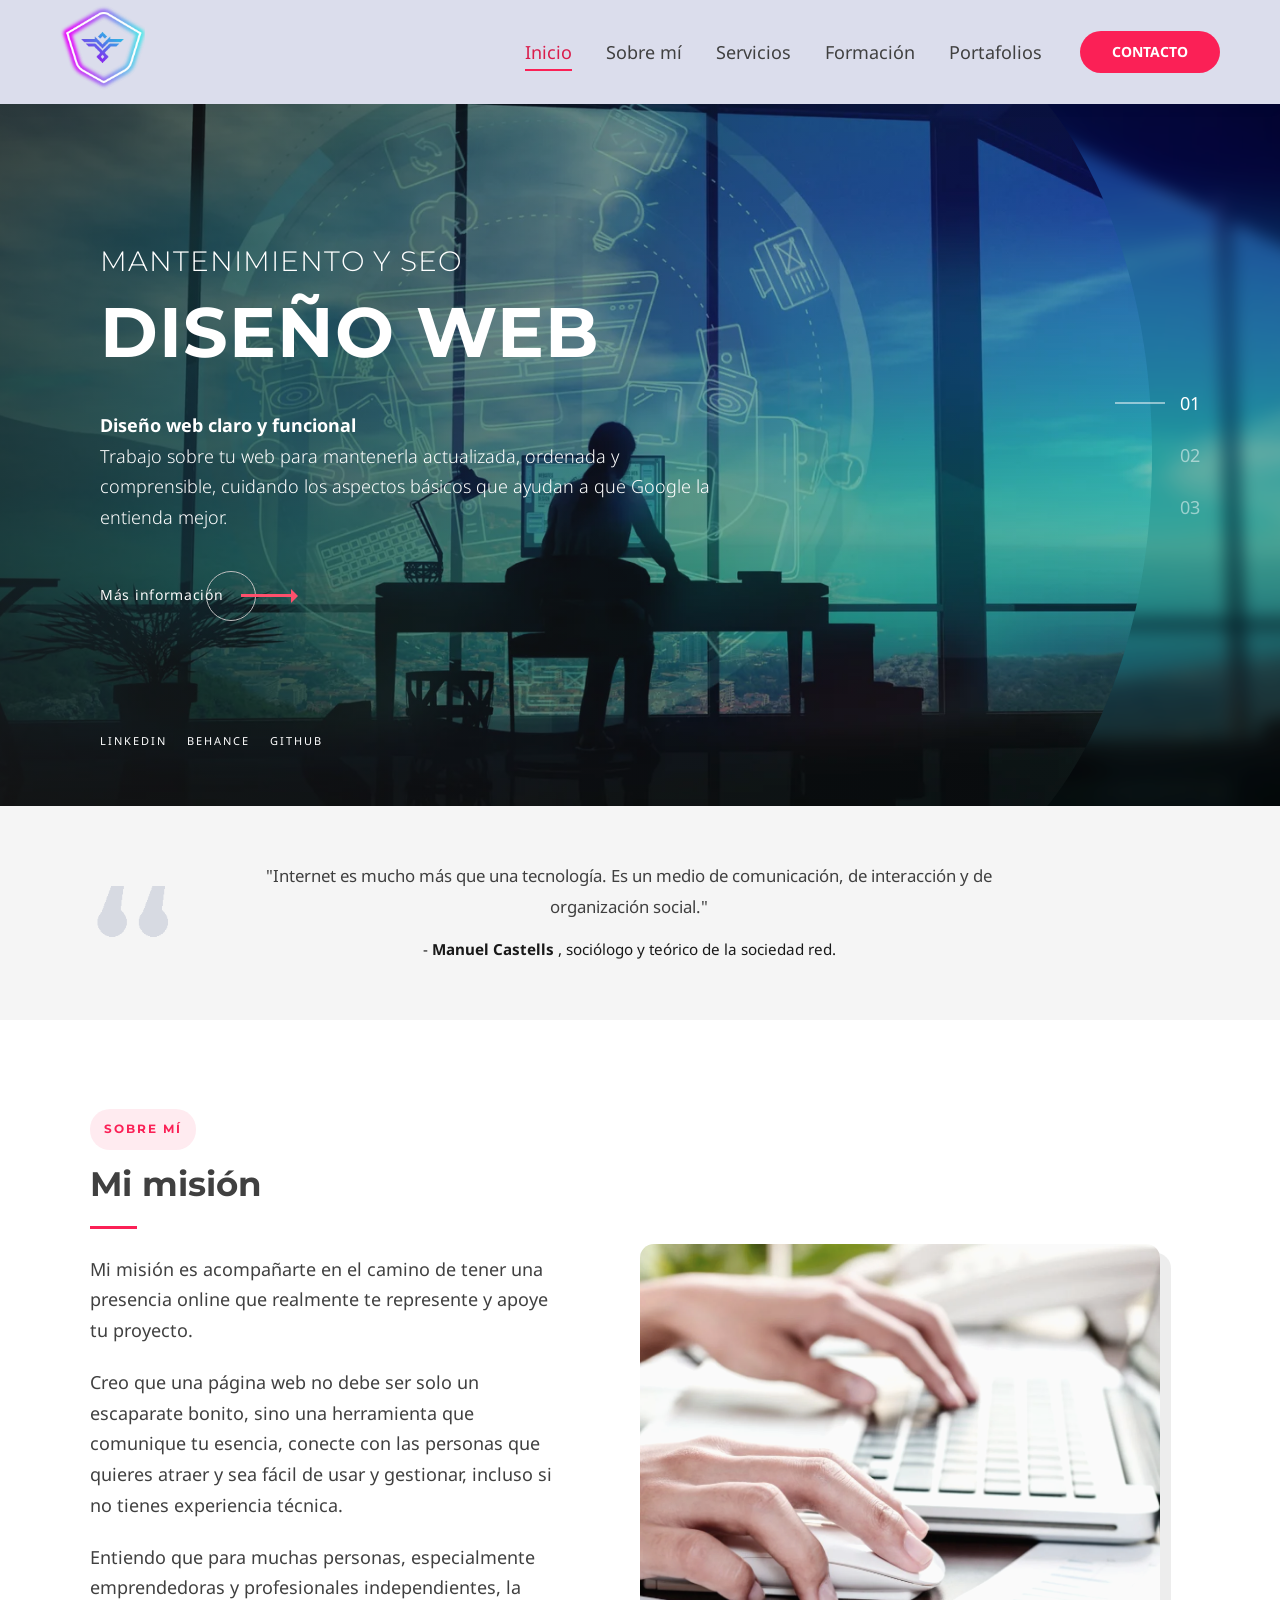
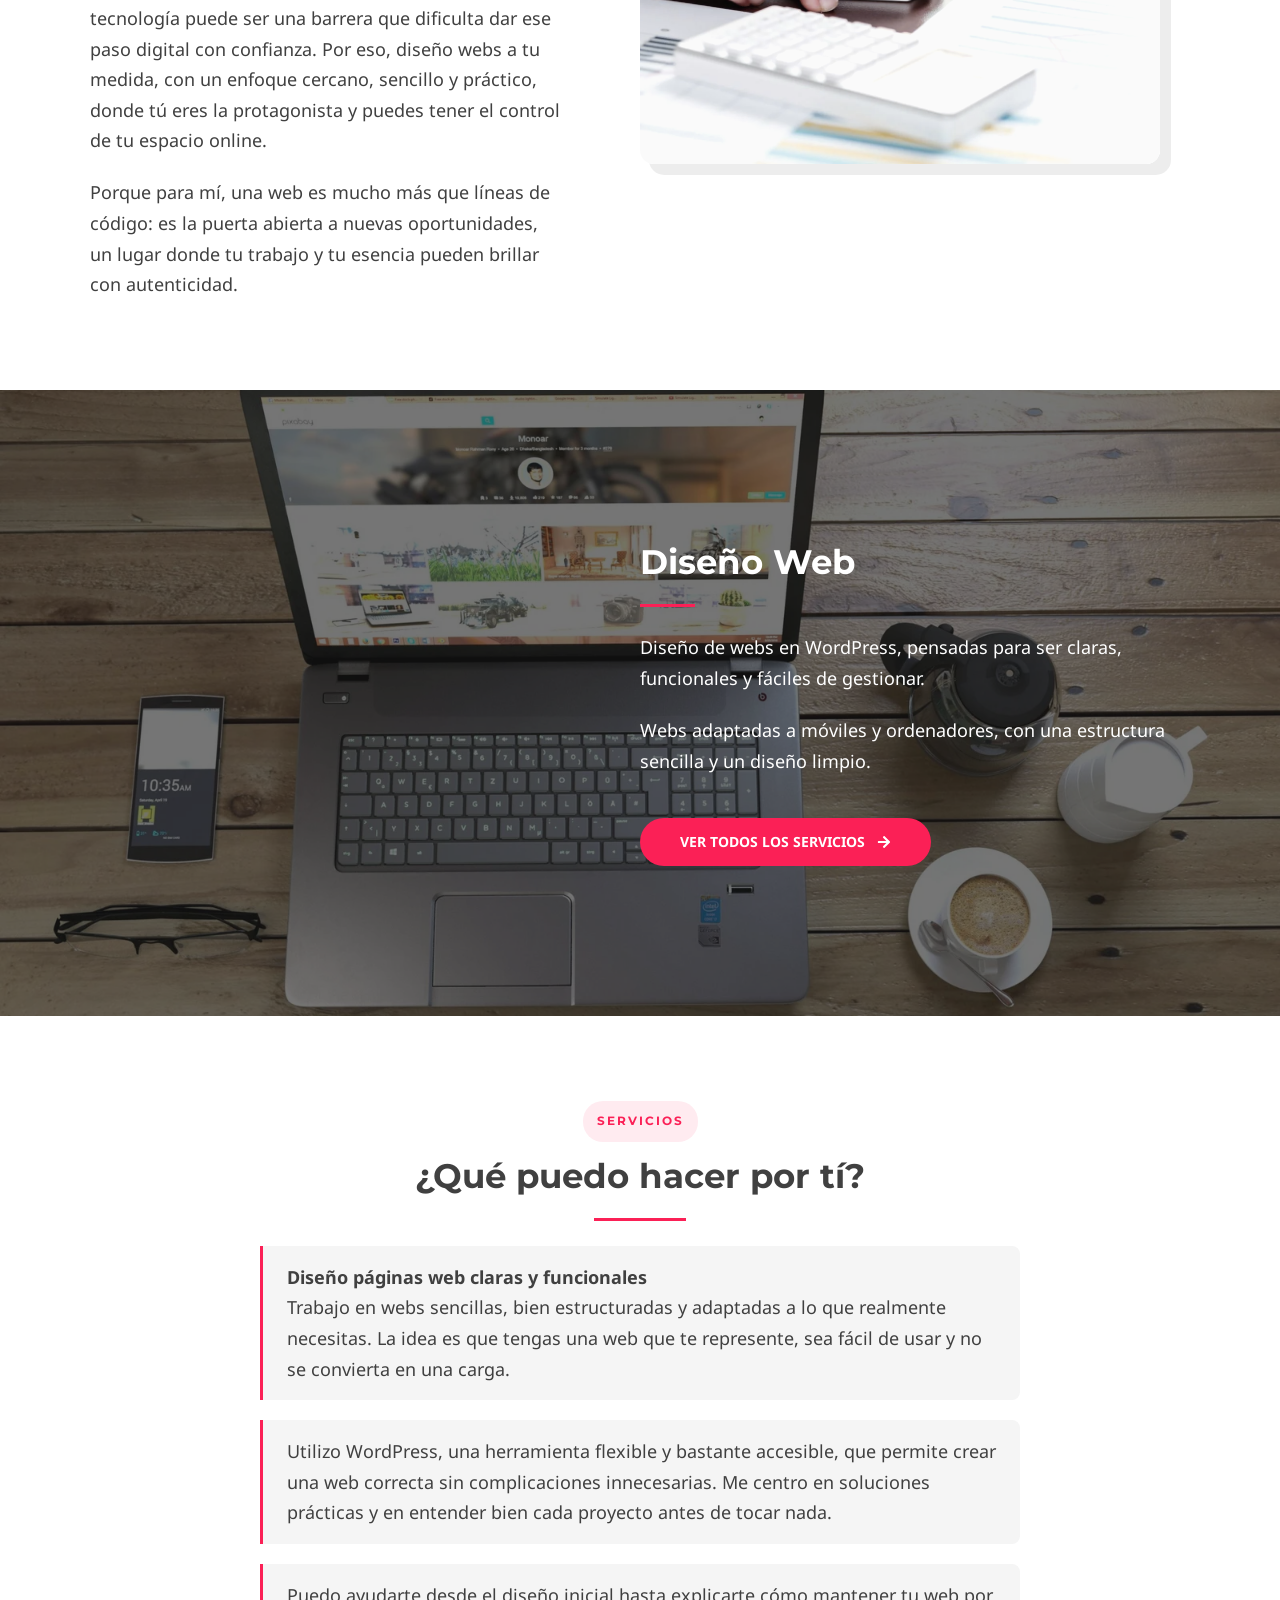
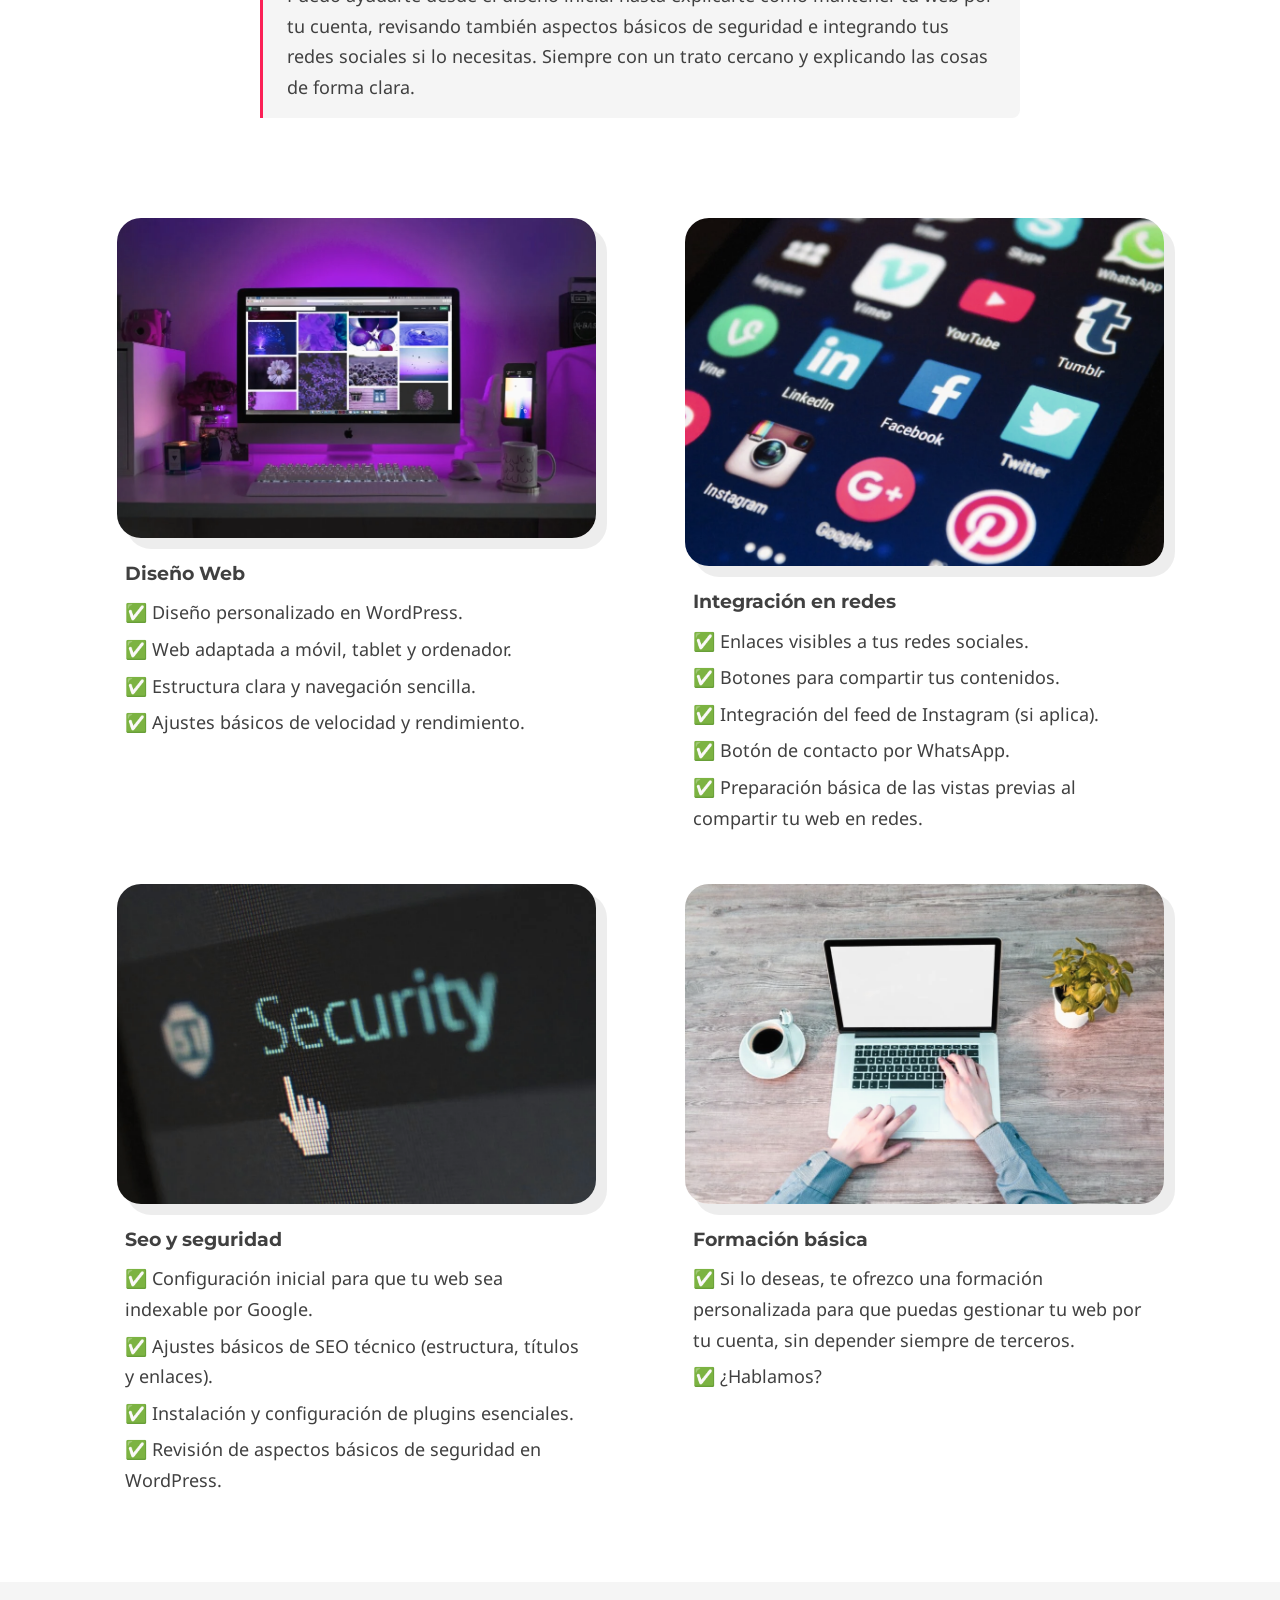
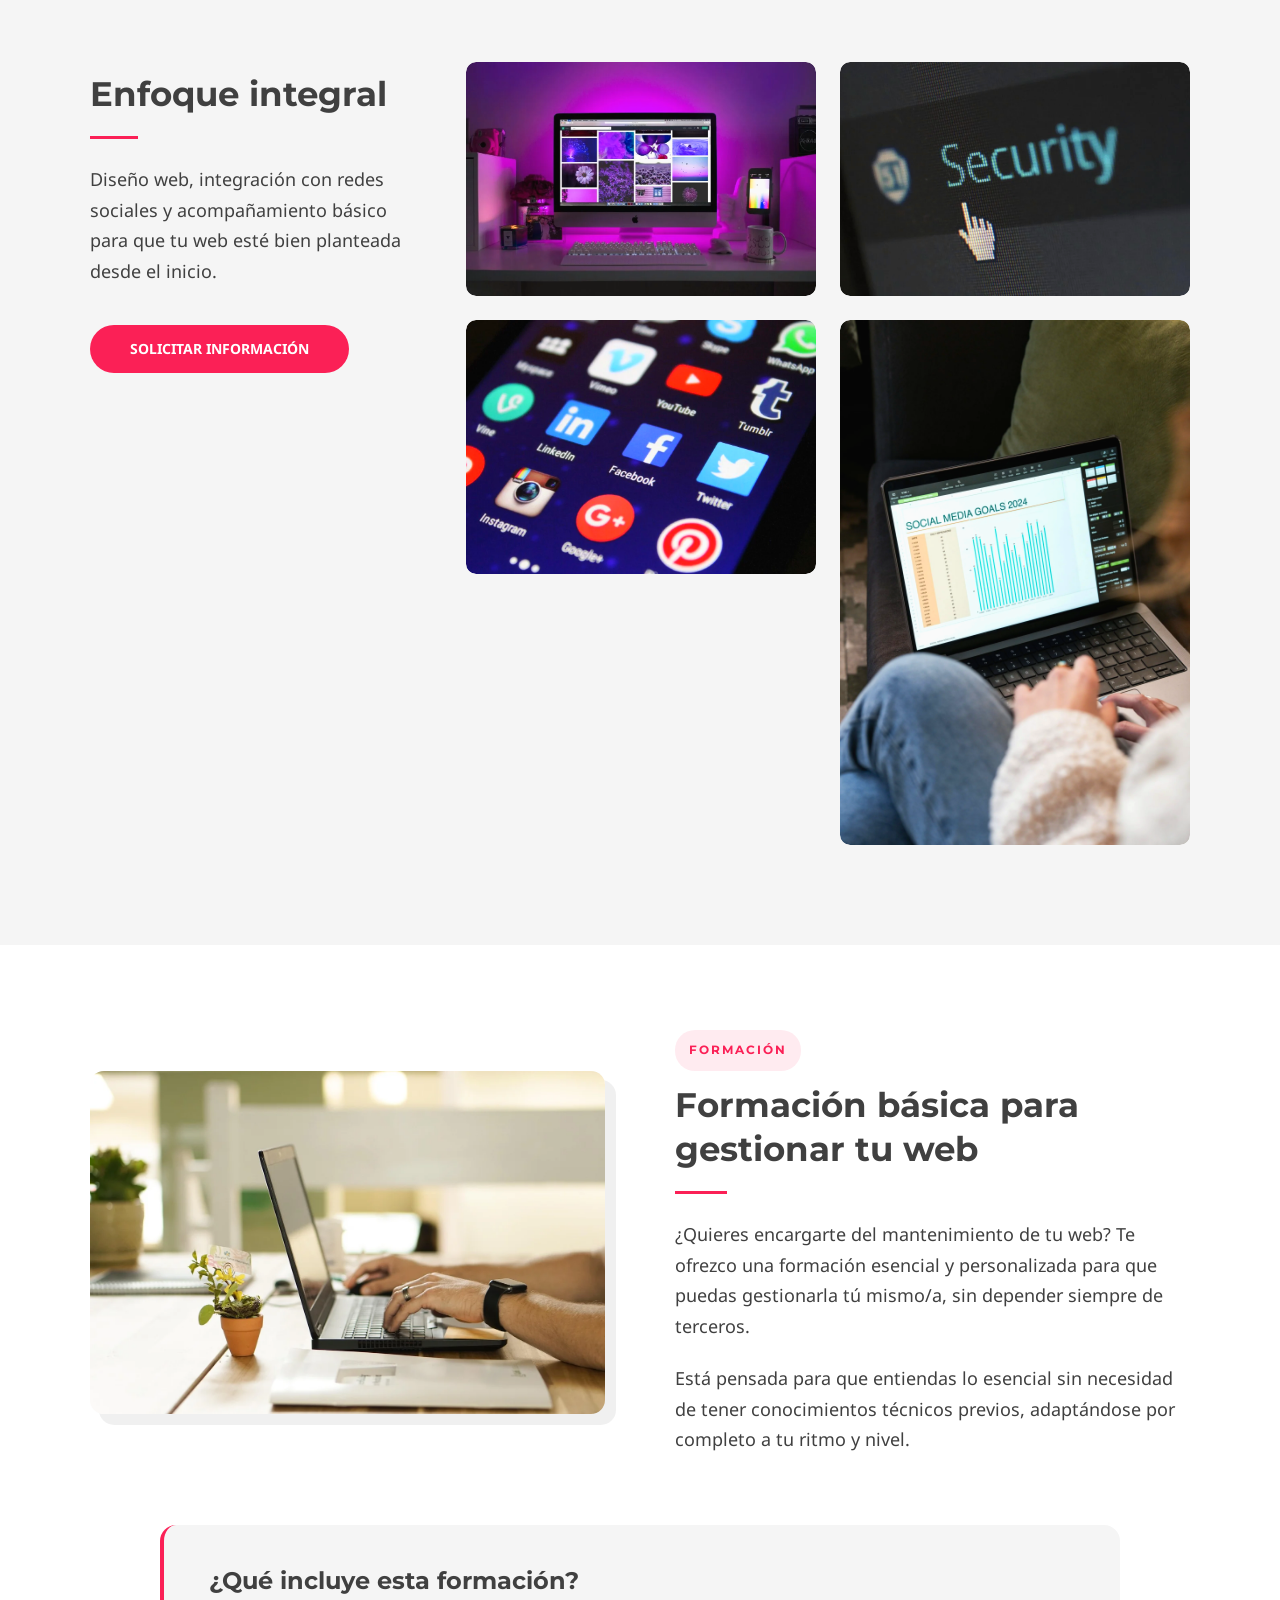
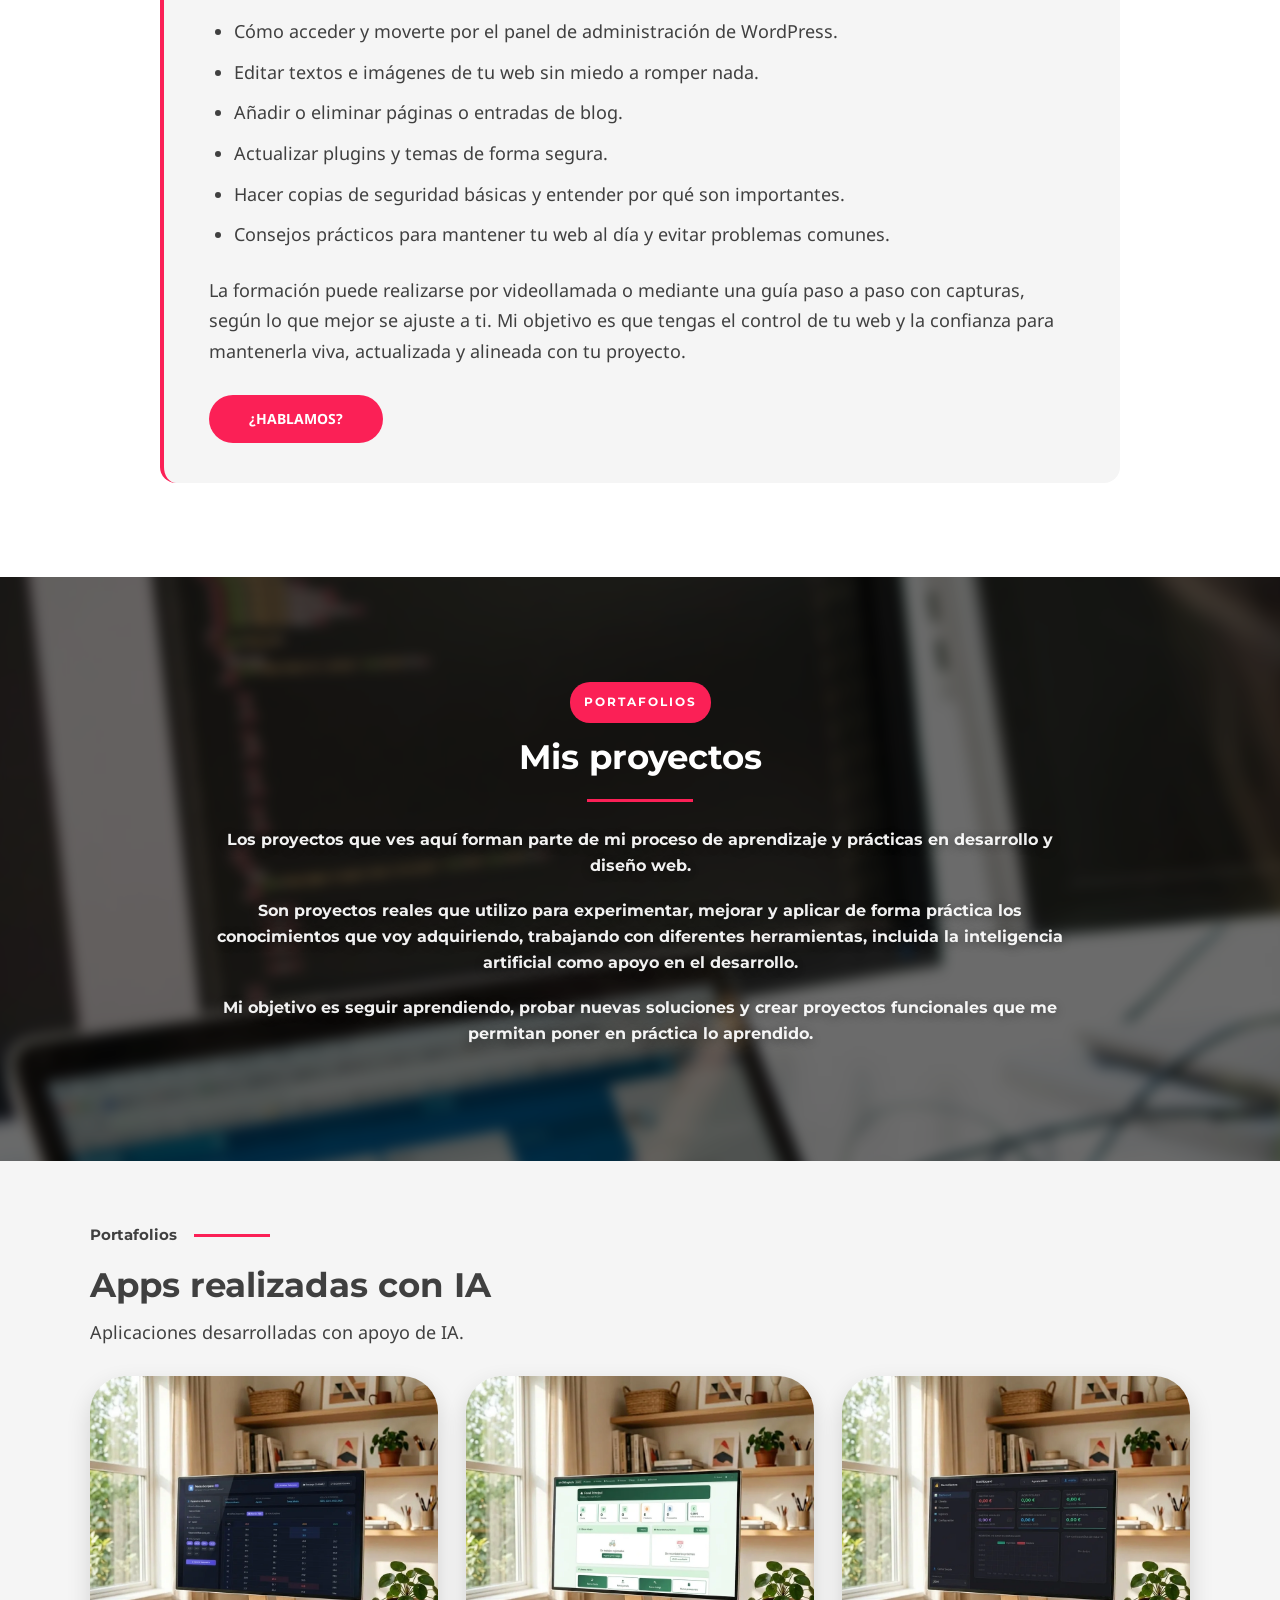
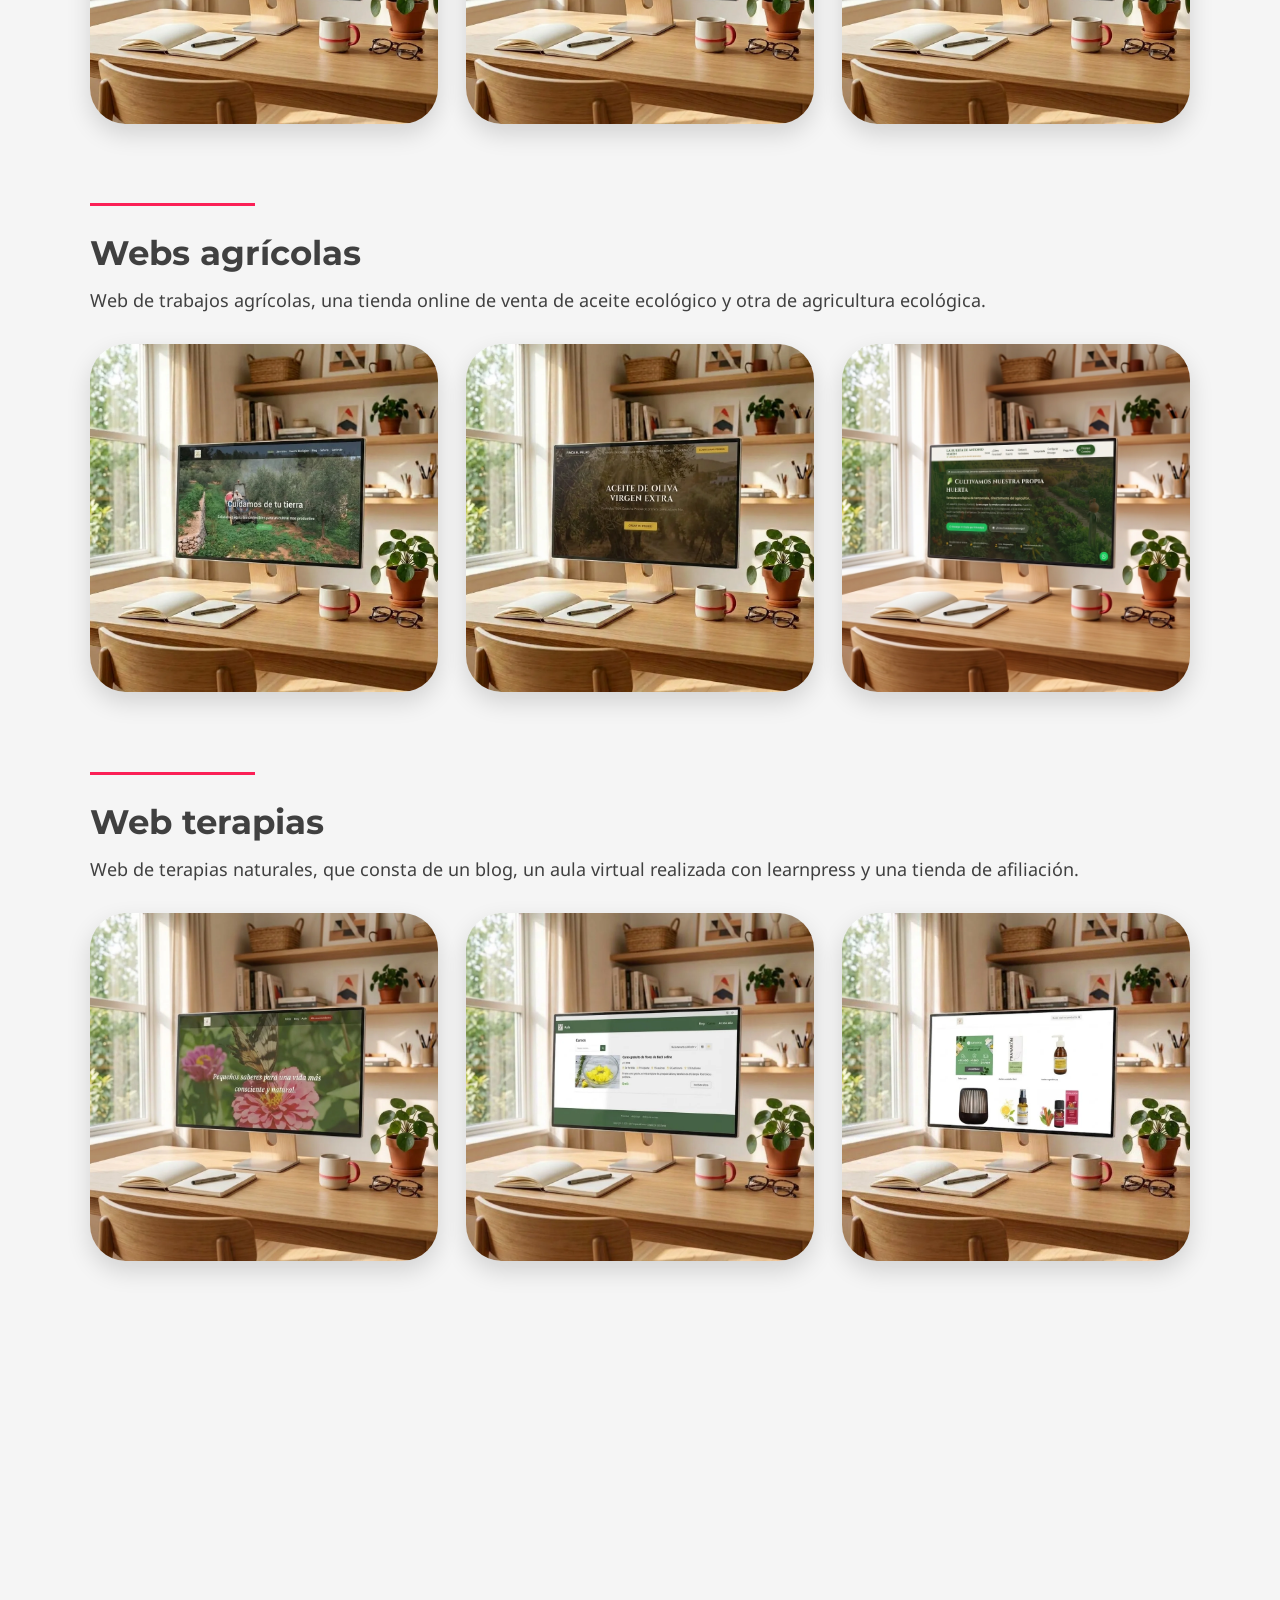
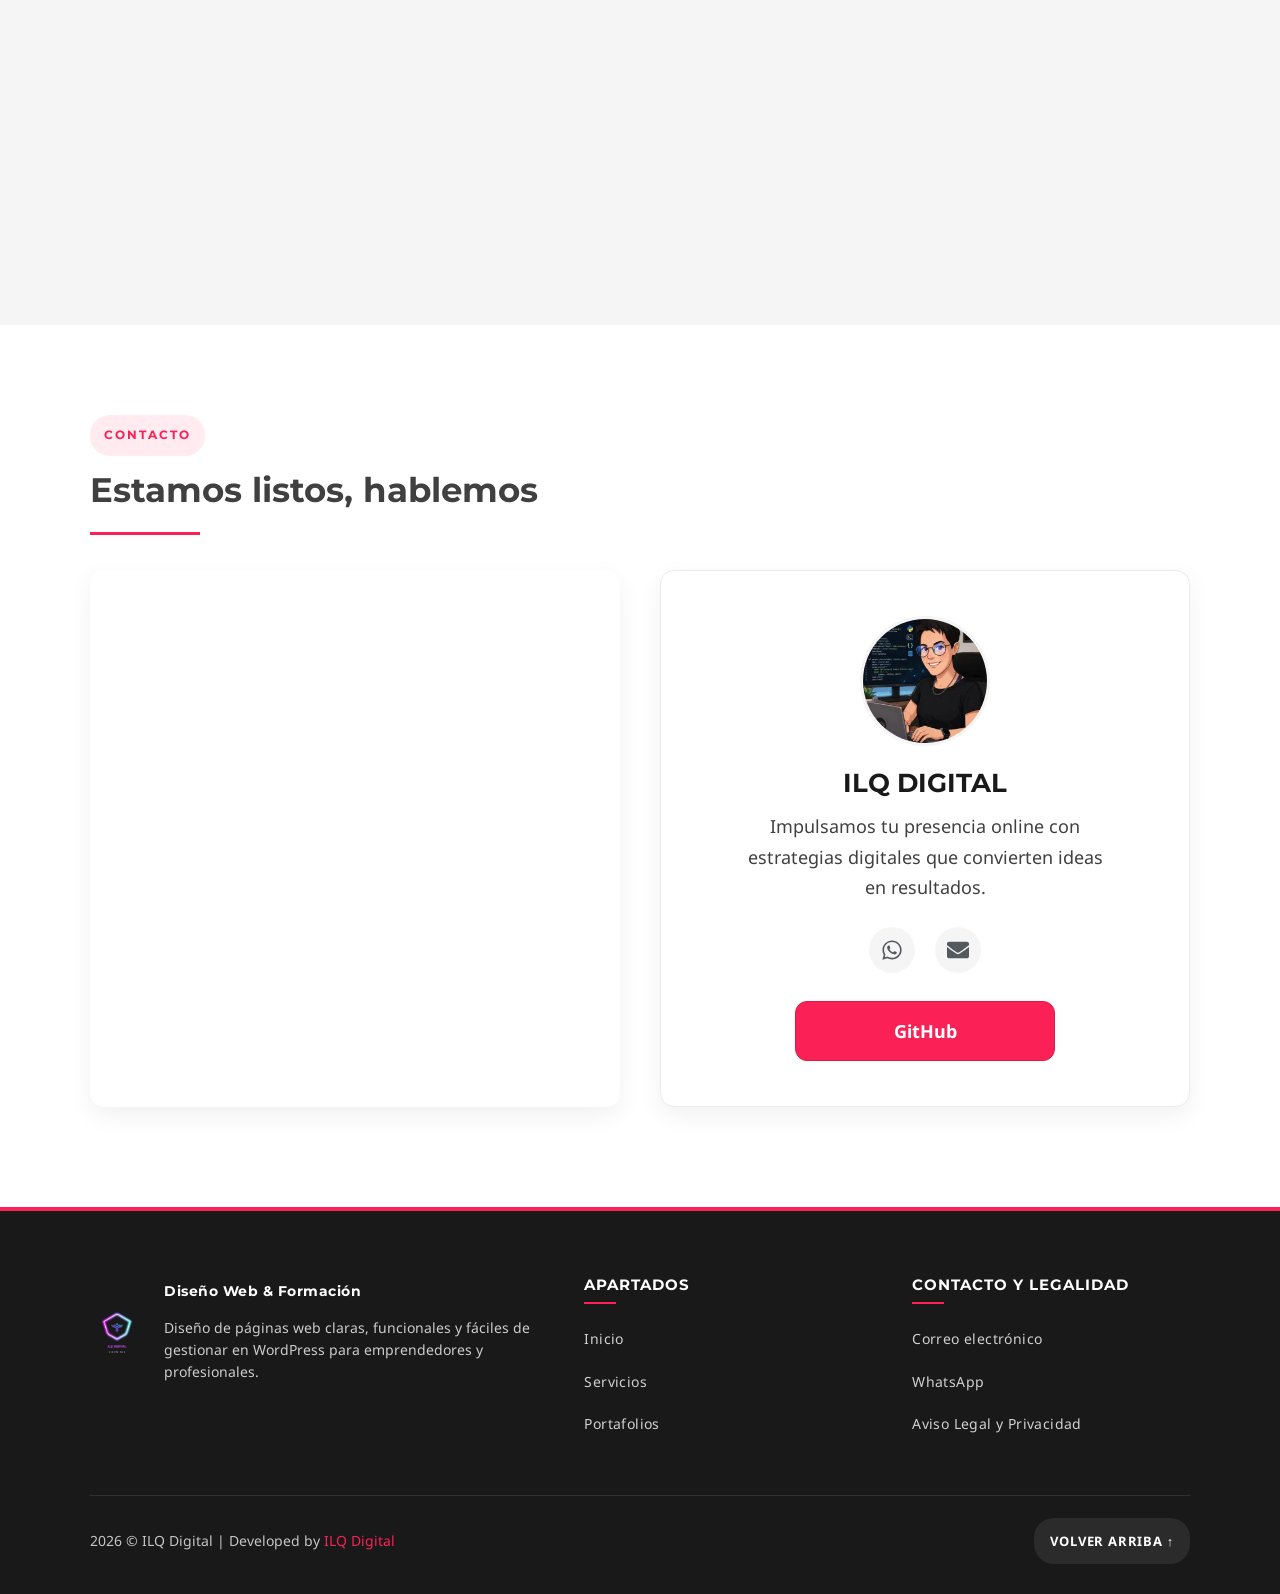
<file: index.html>
<!doctype html>
<html lang="es">
  <head>
    <!-- ====================================================================
       METADATOS Y CONFIGURACIÓN SEO DEL DOCUMENTO (HEAD)
       Define la codificación de caracteres, vista adaptable a móviles,
       título y descripción para posicionamiento en Google (SEO).
       ==================================================================== -->
    <meta charset="UTF-8" />
    <meta name="viewport" content="width=device-width, initial-scale=1.0" />
    <title>ILQ Digital | Diseño Web en WordPress, SEO, Formación y Portafolio</title>
    <meta
      name="description"
      content="ILQ Digital: Diseño de páginas web claras y funcionales en WordPress, mantenimiento, optimización SEO básica, seguridad web, formación personalizada y portafolio de proyectos."
    />

    <!-- Icono de pestaña del navegador (Favicon renombrado para SEO) -->
    <link rel="icon" href="img/favicon-ilq-digital.jpg" sizes="32x32" type="image/jpeg" />

    <!-- Tipografías oficiales de Google Fonts usadas en ilqdigital.es: Montserrat (600, 700) y Noto Sans (300, 400, 700) -->
    <link rel="preconnect" href="https://fonts.googleapis.com" />
    <link rel="preconnect" href="https://fonts.gstatic.com" crossorigin />
    <link href="https://fonts.googleapis.com/css2?family=Montserrat:wght@600;700&family=Noto+Sans:wght@300;400;700&display=swap" rel="stylesheet" />

    <!-- Link para canonical -->
    <link rel="canonical" href="https://ilqdigital.es/" />

    <!-- Hoja de estilos global comentada por apartados -->
    <link rel="stylesheet" href="css/styles.css" />
  </head>
  <body>
    <!-- Enlace de accesibilidad para lectores de pantalla y navegación con teclado -->
    <a class="enlace-saltar-contenido" href="#contenido-principal">Ir al contenido</a>

    <!-- ====================================================================
       CABECERA PRINCIPAL DE LA WEB (HEADER - NAVEGACIÓN ONE-PAGE)
       Contiene el logotipo a la izquierda, el menú de navegación por anclas
       con indicador activo automático al hacer scroll y el botón destacado
       de "Contacto" a la derecha.
       ==================================================================== -->
    <header class="cabecera-sitio" id="masthead">
      <div class="cabecera-contenedor">
        <!-- Subapartado: Logotipo de marca -->
        <div class="cabecera-logo">
          <a href="#inicio" aria-label="ILQ Digital - Ir a Inicio">
            <img
              src="img/logo-icono-ilq-digital-diseno-web.png"
              alt="Logotipo de ILQ Digital Diseño Web y SEO"
              title="ILQ Digital - Diseño Web en WordPress"
              width="100"
              height="100"
            />
          </a>
        </div>

        <!-- Botón Hamburguesa (solo visible en pantallas móviles y tablets) -->
        <button class="boton-menu-movil" id="boton-menu-movil" aria-label="Abrir menú de navegación" aria-expanded="false">
          <svg viewBox="0 0 24 24" aria-hidden="true">
            <path d="M3 6h18v2H3V6zm0 5h18v2H3v-2zm0 5h18v2H3v-2z"></path>
          </svg>
        </button>

        <!-- Subapartado: Menú de Navegación Principal + Botón de Acción -->
        <div class="cabecera-derecha" id="cabecera-navegacion">
          <nav class="menu-navegacion" aria-label="Navegación principal del sitio">
            <ul class="menu-lista">
              <li class="menu-item"><a href="#inicio" class="activo" aria-current="page">Inicio</a></li>
              <li class="menu-item"><a href="#sobre-mi">Sobre mí</a></li>
              <li class="menu-item"><a href="#servicios">Servicios</a></li>
              <li class="menu-item"><a href="#formacion">Formación</a></li>
              <li class="menu-item"><a href="#portafolios">Portafolios</a></li>
            </ul>
          </nav>
          <a href="#contacto" class="boton-principal boton-cabecera">Contacto</a>
        </div>
      </div>
    </header>

    <!-- ====================================================================
       CONTENIDO PRINCIPAL DE LA WEB UNIFICADA (ONE-PAGE MAIN)
       Todos los apartados de la web están integrados en esta única página
       y claramente comentados en castellano bloque por bloque.
       ==================================================================== -->
    <main id="contenido-principal">
      <!-- ==================================================================
         BLOQUE 1: INICIO - HERO SLIDER PRINCIPAL (Efecto Dragon)
         Este apartado es la portada interactiva de la web. Se respeta
         íntegramente el slider original de 3 diapositivas que cambian cada
         7 segundos, con fondo desenfocado, máscara curva lateral y botón
         animado con círculo deslizante.
         ================================================================== -->
      <section id="inicio" class="hero-slider" aria-label="Presentación de servicios destacados">
        <ul class="slider-lista">
          <!-- DIAPOSITIVA 1: Mantenimiento y SEO / Diseño Web -->
          <li class="slider-diapositiva activa">
            <!-- Fondo con efecto blur -->
            <div class="slider-fondo-blur">
              <div
                class="slider-imagen"
                style="background-image: url(&quot;img/slider-diseno-web-mantenimiento-seo-wordpress.png&quot;)"
                role="img"
                aria-label="Diseño web profesional y posicionamiento SEO en WordPress"
              ></div>
            </div>
            <!-- Imagen principal con máscara curva lateral -->
            <div class="slider-imagen-mascara">
              <div class="slider-imagen" style="background-image: url(&quot;img/slider-diseno-web-mantenimiento-seo-wordpress.png&quot;)"></div>
            </div>
            <!-- Textos y botón animado de la diapositiva 1 -->
            <div class="slider-contenido-envoltorio">
              <div class="slider-contenido">
                <h4 class="slider-subtitulo">Mantenimiento y Seo</h4>
                <h1 class="slider-titulo">Diseño Web</h1>
                <div class="slider-descripcion">
                  <p>
                    <strong>Diseño web claro y funcional</strong>
                    <br />
                    Trabajo sobre tu web para mantenerla actualizada, ordenada y comprensible, cuidando los aspectos básicos que ayudan a que Google
                    la entienda mejor.
                  </p>
                </div>
                <a href="#servicios" class="boton-dragon-enlace">
                  <div class="boton-dragon">
                    <span class="boton-dragon-texto">Más información</span>
                    <div class="boton-dragon-figuras">
                      <div class="boton-dragon-flecha"></div>
                      <div class="boton-dragon-circulo-borde"></div>
                      <div class="boton-dragon-circulo-mascara">
                        <div class="boton-dragon-circulo-pequeno"></div>
                      </div>
                    </div>
                  </div>
                </a>
              </div>
            </div>
          </li>

          <!-- DIAPOSITIVA 2: Análisis inicial de seguridad / Tranquilidad para tu Web -->
          <li class="slider-diapositiva">
            <div class="slider-fondo-blur">
              <div
                class="slider-imagen"
                style="background-image: url(&quot;img/slider-analisis-seguridad-web-wordpress.jpg&quot;)"
                role="img"
                aria-label="Análisis inicial de seguridad web en WordPress"
              ></div>
            </div>
            <div class="slider-imagen-mascara">
              <div class="slider-imagen" style="background-image: url(&quot;img/slider-analisis-seguridad-web-wordpress.jpg&quot;)"></div>
            </div>
            <div class="slider-contenido-envoltorio">
              <div class="slider-contenido">
                <h4 class="slider-subtitulo">Análisis inicial de seguridad</h4>
                <h1 class="slider-titulo">Tranquilidad para tu Web</h1>
                <div class="slider-descripcion">
                  <p>
                    Reviso los aspectos básicos de seguridad en WordPress para evitar errores comunes. Te explico qué conviene ajustar y te entrego
                    recomendaciones prácticas para proteger tu web desde el principio.
                  </p>
                </div>
                <a href="#contacto" class="boton-dragon-enlace">
                  <div class="boton-dragon">
                    <span class="boton-dragon-texto">Más información</span>
                    <div class="boton-dragon-figuras">
                      <div class="boton-dragon-flecha"></div>
                      <div class="boton-dragon-circulo-borde"></div>
                      <div class="boton-dragon-circulo-mascara">
                        <div class="boton-dragon-circulo-pequeno"></div>
                      </div>
                    </div>
                  </div>
                </a>
              </div>
            </div>
          </li>

          <!-- DIAPOSITIVA 3: Aprende a gestionar tu propia web / Formación -->
          <li class="slider-diapositiva">
            <div class="slider-fondo-blur">
              <div
                class="slider-imagen"
                style="background-image: url(&quot;img/slider-formacion-gestion-web-wordpress.jpg&quot;)"
                role="img"
                aria-label="Formación personalizada para gestionar tu propia web en WordPress"
              ></div>
            </div>
            <div class="slider-imagen-mascara">
              <div class="slider-imagen" style="background-image: url(&quot;img/slider-formacion-gestion-web-wordpress.jpg&quot;)"></div>
            </div>
            <div class="slider-contenido-envoltorio">
              <div class="slider-contenido">
                <h4 class="slider-subtitulo">Aprende a gestionar tu propia web</h4>
                <h1 class="slider-titulo">Formación</h1>
                <div class="slider-descripcion">
                  <p>Si quieres encargarte tú del mantenimiento de tu página, te acompaño paso a paso para que entiendas qué haces y por qué.</p>
                </div>
                <a href="#formacion" class="boton-dragon-enlace">
                  <div class="boton-dragon">
                    <span class="boton-dragon-texto">Más información</span>
                    <div class="boton-dragon-figuras">
                      <div class="boton-dragon-flecha"></div>
                      <div class="boton-dragon-circulo-borde"></div>
                      <div class="boton-dragon-circulo-mascara">
                        <div class="boton-dragon-circulo-pequeno"></div>
                      </div>
                    </div>
                  </div>
                </a>
              </div>
            </div>
          </li>
        </ul>

        <!-- Enlaces a perfiles profesionales en la parte inferior izquierda del Slider -->
        <div class="slider-redes-sociales">
          <a href="https://www.linkedin.com/in/inmalq/" target="_blank" rel="noopener">Linkedin</a>
          <a href="https://www.behance.net/ilqdigital#" target="_blank" rel="noopener">Behance</a>
          <a href="https://github.com/ILQDigital" target="_blank" rel="noopener">GitHub</a>
        </div>

        <!-- Botones numéricos de paginación (01, 02, 03) a la derecha del Slider -->
        <div class="slider-paginacion" role="tablist" aria-label="Selector de diapositivas">
          <button type="button" class="activo" aria-label="Diapositiva 1: Diseño Web" aria-current="true">01</button>
          <button type="button" aria-label="Diapositiva 2: Seguridad Web" aria-current="false">02</button>
          <button type="button" aria-label="Diapositiva 3: Formación" aria-current="false">03</button>
        </div>
      </section>

      <!-- ==================================================================
         BLOQUE 2: SECCIÓN DE CITA / TESTIMONIO DESTACADO
         Franja con fondo gris suave (#f5f5f5) que destaca una reflexión
         de Manuel Castells sobre la importancia de Internet como medio
         de comunicación, interacción y organización social.
         ================================================================== -->
      <section class="seccion-cita animar-al-scroll" aria-label="Cita destacada">
        <div class="contenedor">
          <div class="cita-fila">
            <div class="cita-columna-icono">
              <img src="img/icono-comillas-cita-diseno-web.png" alt="Icono decorativo de comillas para cita" width="90" height="72" loading="lazy" />
            </div>
            <div class="cita-columna-texto">
              <p class="cita-frase">
                "Internet es mucho más que una tecnología. Es un medio de comunicación, de interacción y de organización social."
              </p>
              <div class="cita-autor">
                -
                <strong>Manuel Castells</strong>
                , sociólogo y teórico de la sociedad red.
              </div>
            </div>
          </div>
        </div>
      </section>

      <!-- ==================================================================
         BLOQUE 3: APARTADO "SOBRE MÍ" Y "MI MISIÓN"
         Unifica la página sobre-mi.html sin banner intermedio para mantener
         la continuidad visual. Muestra el bloque a 2 columnas donde se explica
         la filosofía de trabajo cercano y práctico para emprendedores,
         acompañado de su imagen de contenido con transición suave unificada.
         ================================================================== -->
      <section id="sobre-mi" class="apartado-onepage" aria-label="Sobre mí y mi misión profesional">
        <!-- Contenido de "Mi misión" en 2 columnas -->
        <div class="seccion-sobre-mi">
          <div class="contenedor">
            <div class="sobre-mi-fila animar-al-scroll">
              <!-- Columna Izquierda: Texto explicativo de "Sobre mí / Mi misión" -->
              <div class="sobre-mi-texto">
                <span class="etiqueta-seccion">Sobre mí</span>
                <h2>Mi misión</h2>
                <span class="divisor-rosa" aria-hidden="true"></span>
                <p>Mi misión es acompañarte en el camino de tener una presencia online que realmente te represente y apoye tu proyecto.</p>
                <p>
                  Creo que una página web no debe ser solo un escaparate bonito, sino una herramienta que comunique tu esencia, conecte con las
                  personas que quieres atraer y sea fácil de usar y gestionar, incluso si no tienes experiencia técnica.
                </p>
                <p>
                  Entiendo que para muchas personas, especialmente emprendedoras y profesionales independientes, la tecnología puede ser una barrera
                  que dificulta dar ese paso digital con confianza. Por eso, diseño webs a tu medida, con un enfoque cercano, sencillo y práctico,
                  donde tú eres la protagonista y puedes tener el control de tu espacio online.
                </p>
                <p>
                  Porque para mí, una web es mucho más que líneas de código: es la puerta abierta a nuevas oportunidades, un lugar donde tu trabajo y
                  tu esencia pueden brillar con autenticidad.
                </p>
              </div>

              <!-- Columna Derecha: Imagen con filtro cálido y animación suave unificada -->
              <div class="sobre-mi-imagen">
                <img
                  src="img/mision-diseno-web-cercano-emprendedores.webp"
                  alt="Teclado de trabajo representando el diseño web cercano y a medida para emprendedores"
                  title="Diseño web cercano y práctico en ILQ Digital"
                  class="imagen-estilo-mision efecto-hover-suave"
                  width="1024"
                  height="1024"
                  loading="lazy"
                />
              </div>
            </div>
          </div>
        </div>
      </section>

      <!-- ==================================================================
         BLOQUE 4: SECCIÓN DESTACADA DE DISEÑO WEB (EFECTO PARALLAX)
         Conserva la sección Parallax de la portada original con imagen de
         fondo fija, capa oscura superpuesta y texto en la mitad derecha.
         ================================================================== -->
      <section class="seccion-parallax-diseno animar-al-scroll" aria-label="Información destacada sobre Diseño Web">
        <div class="contenedor">
          <div class="parallax-contenido-derecha">
            <h2>Diseño Web</h2>
            <span class="divisor-rosa" aria-hidden="true"></span>
            <p>Diseño de webs en WordPress, pensadas para ser claras, funcionales y fáciles de gestionar.</p>
            <p>Webs adaptadas a móviles y ordenadores, con una estructura sencilla y un diseño limpio.</p>
            <a href="#servicios" class="boton-principal">
              <span>Ver todos los servicios</span>
              <svg viewBox="0 0 448 512" aria-hidden="true">
                <path
                  d="M190.5 66.9l22.2-22.2c9.4-9.4 24.6-9.4 33.9 0L441 239c9.4 9.4 9.4 24.6 0 33.9L246.6 467.3c-9.4 9.4-24.6 9.4-33.9 0l-22.2-22.2c-9.5-9.5-9.3-25 .4-34.3L311.4 296H24c-13.3 0-24-10.7-24-24v-32c0-13.3 10.7-24 24-24h287.4L190.9 101.2c-9.8-9.3-10-24.8-.4-34.3z"
                ></path>
              </svg>
            </a>
          </div>
        </div>
      </section>

      <!-- ==================================================================
         BLOQUE 5: APARTADO DE "SERVICIOS" (INTRODUCCIÓN, CUADRÍCULA Y GALERÍA)
         Unifica la página servicios.html junto con la galería visual de
         servicios de la página de inicio, sin banner intermedio:
         - Subbloque 5.1: Introducción "¿Qué puedo hacer por ti?" con citas.
         - Subbloque 5.2: Cuadrícula 2x2 con el detalle de cada servicio.
         - Subbloque 5.3: Resumen visual y galería con filtros CSS originales.
         ================================================================== -->
      <section id="servicios" class="apartado-onepage" aria-label="Servicios de diseño web, redes, SEO y formación">
        <!-- Subbloque 5.1: Introducción "¿Qué puedo hacer por tí?" -->
        <div class="seccion-servicios-intro animar-al-scroll">
          <div class="servicios-intro-contenedor">
            <span class="etiqueta-seccion">Servicios</span>
            <h2>¿Qué puedo hacer por tí?</h2>
            <span class="divisor-rosa divisor-rosa--centrado" aria-hidden="true"></span>

            <blockquote class="cita-servicio">
              <p>
                <strong>Diseño páginas web claras y funcionales</strong>
                <br />
                Trabajo en webs sencillas, bien estructuradas y adaptadas a lo que realmente necesitas. La idea es que tengas una web que te
                represente, sea fácil de usar y no se convierta en una carga.
              </p>
            </blockquote>

            <blockquote class="cita-servicio">
              <p>
                Utilizo WordPress, una herramienta flexible y bastante accesible, que permite crear una web correcta sin complicaciones innecesarias.
                Me centro en soluciones prácticas y en entender bien cada proyecto antes de tocar nada.
              </p>
            </blockquote>

            <blockquote class="cita-servicio">
              <p>
                Puedo ayudarte desde el diseño inicial hasta explicarte cómo mantener tu web por tu cuenta, revisando también aspectos básicos de
                seguridad e integrando tus redes sociales si lo necesitas. Siempre con un trato cercano y explicando las cosas de forma clara.
              </p>
            </blockquote>
          </div>
        </div>

        <!-- Subbloque 5.3: Cuadrícula 2x2 de servicios detallados -->
        <div class="seccion-servicios-cuadricula">
          <div class="contenedor">
            <!-- Fila Superior: Diseño Web + Integración en redes -->
            <div class="servicios-fila">
              <!-- Tarjeta 1: Diseño Web -->
              <article class="tarjeta-servicio animar-al-scroll">
                <div class="tarjeta-servicio-imagen-envoltorio">
                  <img
                    src="img/servicio-diseno-web-wordpress-responsive.jpg"
                    alt="Servicio de diseño web personalizado en WordPress adaptable a móvil, tablet y ordenador"
                    title="Diseño Web en WordPress"
                    class="imagen-estilo-servicio efecto-hover-suave"
                    width="1024"
                    height="683"
                    loading="lazy"
                  />
                </div>
                <div class="tarjeta-servicio-contenido">
                  <h5>Diseño Web</h5>
                  <ul class="lista-check-servicios">
                    <li>✅ Diseño personalizado en WordPress.</li>
                    <li>✅ Web adaptada a móvil, tablet y ordenador.</li>
                    <li>✅ Estructura clara y navegación sencilla.</li>
                    <li>✅ Ajustes básicos de velocidad y rendimiento.</li>
                  </ul>
                </div>
              </article>

              <!-- Tarjeta 2: Integración en redes -->
              <article class="tarjeta-servicio animar-al-scroll">
                <div class="tarjeta-servicio-imagen-envoltorio">
                  <img
                    src="img/servicio-integracion-redes-sociales-web.jpg"
                    alt="Integración de redes sociales, botones para compartir y contacto por WhatsApp en tu web"
                    title="Integración en redes sociales"
                    class="imagen-estilo-servicio efecto-hover-suave"
                    width="1024"
                    height="743"
                    loading="lazy"
                  />
                </div>
                <div class="tarjeta-servicio-contenido">
                  <h5>Integración en redes</h5>
                  <ul class="lista-check-servicios">
                    <li>✅ Enlaces visibles a tus redes sociales.</li>
                    <li>✅ Botones para compartir tus contenidos.</li>
                    <li>✅ Integración del feed de Instagram (si aplica).</li>
                    <li>✅ Botón de contacto por WhatsApp.</li>
                    <li>✅ Preparación básica de las vistas previas al compartir tu web en redes.</li>
                  </ul>
                </div>
              </article>
            </div>

            <!-- Fila Inferior: Seo y seguridad + Formación básica -->
            <div class="servicios-fila">
              <!-- Tarjeta 3: Seo y seguridad -->
              <article class="tarjeta-servicio animar-al-scroll">
                <div class="tarjeta-servicio-imagen-envoltorio">
                  <img
                    src="img/servicio-optimizacion-seo-seguridad-wordpress.jpg"
                    alt="Optimización SEO básica e instalación de seguridad esencial en WordPress"
                    title="SEO y Seguridad Web"
                    class="imagen-estilo-servicio efecto-hover-suave"
                    width="1024"
                    height="683"
                    loading="lazy"
                  />
                </div>
                <div class="tarjeta-servicio-contenido">
                  <h5>Seo y seguridad</h5>
                  <ul class="lista-check-servicios">
                    <li>✅ Configuración inicial para que tu web sea indexable por Google.</li>
                    <li>✅ Ajustes básicos de SEO técnico (estructura, títulos y enlaces).</li>
                    <li>✅ Instalación y configuración de plugins esenciales.</li>
                    <li>✅ Revisión de aspectos básicos de seguridad en WordPress.</li>
                  </ul>
                </div>
              </article>

              <!-- Tarjeta 4: Formación básica (con enlace directo al bloque #formacion) -->
              <article class="tarjeta-servicio animar-al-scroll">
                <div class="tarjeta-servicio-imagen-envoltorio">
                  <a href="#formacion" aria-label="Ver detalles de Formación básica">
                    <img
                      src="img/servicio-formacion-basica-autonomia-wordpress.jpg"
                      alt="Espacio de trabajo cómodo con portátil para formación básica de autogestión en WordPress"
                      title="Formación básica personalizada en WordPress"
                      class="imagen-estilo-servicio efecto-hover-suave"
                      width="1024"
                      height="683"
                      loading="lazy"
                    />
                  </a>
                </div>
                <div class="tarjeta-servicio-contenido">
                  <h5><a href="#formacion">Formación básica</a></h5>
                  <ul class="lista-check-servicios">
                    <li>
                      ✅ Si lo deseas, te ofrezco una formación personalizada para que puedas gestionar tu web por tu cuenta, sin depender siempre de
                      terceros.
                    </li>
                    <li>✅ ¿Hablamos?</li>
                  </ul>
                </div>
              </article>
            </div>
          </div>
        </div>

        <!-- Subbloque 5.4: Galería visual de Servicios (de la página de inicio original) -->
        <div class="seccion-inicio-servicios animar-al-scroll">
          <div class="contenedor">
            <div class="fila-tres-columnas">
              <!-- Columna 1 (1/3): Presentación textual de enfoque integral -->
              <div class="columna-tercio-texto">
                <h2>Enfoque integral</h2>
                <span class="divisor-rosa divisor-rosa--15" aria-hidden="true"></span>
                <p>Diseño web, integración con redes sociales y acompañamiento básico para que tu web esté bien planteada desde el inicio.</p>
                <a href="#contacto" class="boton-principal">Solicitar información</a>
              </div>

              <!-- Columna 2 (1/3): Primera pareja de imágenes con filtros CSS -->
              <div class="columna-tercio-galeria">
                <div class="galeria-item">
                  <img
                    src="img/servicio-diseno-web-wordpress-responsive.jpg"
                    alt="Servicio de diseño web en WordPress adaptable a ordenadores y móviles"
                    title="Diseño web responsive en WordPress"
                    class="filtro-imagen-calido efecto-hover-suave"
                    width="1024"
                    height="683"
                    loading="lazy"
                  />
                </div>
                <div class="galeria-item">
                  <img
                    src="img/servicio-integracion-redes-sociales-web.jpg"
                    alt="Integración de redes sociales y canales de comunicación en tu página web"
                    title="Integración con redes sociales"
                    class="filtro-imagen-vibrante efecto-hover-suave"
                    width="1024"
                    height="743"
                    loading="lazy"
                  />
                </div>
              </div>

              <!-- Columna 3 (1/3): Segunda pareja de imágenes con filtros CSS -->
              <div class="columna-tercio-galeria">
                <div class="galeria-item">
                  <img
                    src="img/servicio-optimizacion-seo-seguridad-wordpress.jpg"
                    alt="Revisión de seguridad web y protección básica para sitios WordPress"
                    title="Seguridad web y SEO en WordPress"
                    class="filtro-imagen-calido efecto-hover-suave"
                    width="1024"
                    height="683"
                    loading="lazy"
                  />
                </div>
                <div class="galeria-item">
                  <img
                    src="img/estrategia-redes-sociales-presencia-digital.jpg"
                    alt="Estrategia en redes sociales y presencia digital en dispositivos móviles"
                    title="Presencia digital y redes sociales"
                    class="filtro-imagen-vibrante efecto-hover-suave"
                    width="683"
                    height="1024"
                    loading="lazy"
                  />
                </div>
              </div>
            </div>
          </div>
        </div>
      </section>

      <!-- ==================================================================
         BLOQUE 6: APARTADO DE "FORMACIÓN" (RESUMEN VISUAL Y PROGRAMA DETALLADO)
         Unifica la sección de Formación de Inicio (2 columnas con imagen) y
         el detalle completo de la página formacion.html con los puntos de
         aprendizaje para autogestionar WordPress, sin banner intermedio.
         ================================================================== -->
      <section id="formacion" class="apartado-onepage" aria-label="Formación personalizada en WordPress">
        <!-- Subbloque 6.1: Presentación a 2 columnas (Imagen + Introducción) -->
        <div class="seccion-inicio-formacion animar-al-scroll">
          <div class="contenedor">
            <div class="fila-dos-columnas">
              <!-- Columna izquierda: Imagen SEO optimizada -->
              <div class="columna-mitad">
                <img
                  src="img/formacion-personalizada-wordpress-gestion-web.jpg"
                  alt="Formación personalizada en WordPress para aprender a gestionar tu propia página web"
                  title="Formación práctica en WordPress"
                  class="efecto-hover-suave"
                  width="1280"
                  height="853"
                  loading="lazy"
                />
              </div>
              <!-- Columna derecha: Introducción a la formación -->
              <div class="columna-mitad">
                <span class="etiqueta-seccion">Formación</span>
                <h2>Formación básica para gestionar tu web</h2>
                <span class="divisor-rosa" aria-hidden="true"></span>
                <p>
                  ¿Quieres encargarte del mantenimiento de tu web? Te ofrezco una formación esencial y personalizada para que puedas gestionarla tú
                  mismo/a, sin depender siempre de terceros.
                </p>
                <p>
                  Está pensada para que entiendas lo esencial sin necesidad de tener conocimientos técnicos previos, adaptándose por completo a tu
                  ritmo y nivel.
                </p>
              </div>
            </div>
          </div>
        </div>

        <!-- Subbloque 6.3: Programa detallado de lo que incluye la formación -->
        <div class="seccion-formacion-detalle animar-al-scroll">
          <div class="formacion-contenedor">
            <h3>¿Qué incluye esta formación?</h3>

            <ul class="lista-formacion">
              <li>Cómo acceder y moverte por el panel de administración de WordPress.</li>
              <li>Editar textos e imágenes de tu web sin miedo a romper nada.</li>
              <li>Añadir o eliminar páginas o entradas de blog.</li>
              <li>Actualizar plugins y temas de forma segura.</li>
              <li>Hacer copias de seguridad básicas y entender por qué son importantes.</li>
              <li>Consejos prácticos para mantener tu web al día y evitar problemas comunes.</li>
            </ul>

            <p>
              La formación puede realizarse por videollamada o mediante una guía paso a paso con capturas, según lo que mejor se ajuste a ti. Mi
              objetivo es que tengas el control de tu web y la confianza para mantenerla viva, actualizada y alineada con tu proyecto.
            </p>

            <div class="formacion-cta">
              <a href="#contacto" class="boton-principal">¿Hablamos?</a>
            </div>
          </div>
        </div>
      </section>

      <!-- ==================================================================
         BLOQUE 7: APARTADO DE "PORTAFOLIOS" (MIS PROYECTOS POR CATEGORÍAS)
         Unifica íntegramente el contenido y las imágenes de portafolios.html
         sin banner intermedio:
         - Subbloque 7.1: Encabezado e introducción explicativa del portafolio.
         - Subbloque 7.2: Categoría 1 - Apps realizadas con IA.
         - Subbloque 7.3: Categoría 2 - Webs agrícolas.
         - Subbloque 7.4: Categoría 3 - Web terapias.
         - Subbloque 7.5: Categoría 4 - Otros proyectos.
         ================================================================== -->
      <section id="portafolios" class="apartado-onepage seccion-portafolios-bloque" aria-label="Portafolio de proyectos de desarrollo y diseño web">
        <!-- Subbloque 7.1: Encabezado e introducción al portafolio de proyectos -->
        <div class="seccion-portafolios-intro animar-al-scroll">
          <div class="contenedor">
            <span class="etiqueta-seccion">Portafolios</span>
            <h2>Mis proyectos</h2>
            <span class="divisor-rosa divisor-rosa--centrado" aria-hidden="true"></span>
            <h6>Los proyectos que ves aquí forman parte de mi proceso de aprendizaje y prácticas en desarrollo y diseño web.</h6>
            <h6>
              Son proyectos reales que utilizo para experimentar, mejorar y aplicar de forma práctica los conocimientos que voy adquiriendo,
              trabajando con diferentes herramientas, incluida la inteligencia artificial como apoyo en el desarrollo.
            </h6>
            <h6>
              Mi objetivo es seguir aprendiendo, probar nuevas soluciones y crear proyectos funcionales que me permitan poner en práctica lo
              aprendido.
            </h6>
          </div>
        </div>

        <!-- Subbloque 7.3: Categoría 1 - Apps realizadas con IA -->
        <div class="bloque-categoria-portafolio animar-al-scroll">
          <div class="contenedor">
            <div class="cabecera-categoria-portafolio">
              <div class="divisor-con-texto">
                <h6>Portafolios</h6>
              </div>
              <h2>Apps realizadas con IA</h2>
              <p>Aplicaciones desarrolladas con apoyo de IA.</p>
            </div>

            <div class="fila-proyectos-portafolio">
              <div class="item-proyecto-portafolio">
                <img
                  src="img/portafolio-app-ia-comparador-meteorologico-meteocompare.jpeg"
                  alt="Aplicación web MeteoCompare desarrollada con apoyo de Inteligencia Artificial"
                  title="Proyecto App IA: MeteoCompare"
                  class="imagen-estilo-portafolio efecto-hover-suave"
                  width="1024"
                  height="1024"
                  loading="lazy"
                />
              </div>
              <div class="item-proyecto-portafolio">
                <img
                  src="img/portafolio-app-ia-sistema-gestion-clientes-crm.jpeg"
                  alt="Sistema CRM de gestión de clientes desarrollado con apoyo de Inteligencia Artificial"
                  title="Proyecto App IA: Sistema CRM"
                  class="imagen-estilo-portafolio efecto-hover-suave"
                  width="1024"
                  height="1024"
                  loading="lazy"
                />
              </div>
              <div class="item-proyecto-portafolio">
                <img
                  src="img/portafolio-app-ia-aplicacion-control-gastos.jpeg"
                  alt="Aplicación de control y gestión de gastos desarrollada con Inteligencia Artificial"
                  title="Proyecto App IA: Gestor de Gastos"
                  class="imagen-estilo-portafolio efecto-hover-suave"
                  width="1024"
                  height="1024"
                  loading="lazy"
                />
              </div>
            </div>
          </div>
        </div>

        <!-- Subbloque 7.4: Categoría 2 - Webs agrícolas -->
        <div class="bloque-categoria-portafolio animar-al-scroll">
          <div class="contenedor">
            <div class="cabecera-categoria-portafolio">
              <span class="divisor-rosa divisor-rosa--15" aria-hidden="true"></span>
              <h2>Webs agrícolas</h2>
              <p>Web de trabajos agrícolas, una tienda online de venta de aceite ecológico y otra de agricultura ecológica.</p>
            </div>

            <div class="fila-proyectos-portafolio">
              <div class="item-proyecto-portafolio">
                <img
                  src="img/portafolio-web-servicios-trabajos-agricolas.jpeg"
                  alt="Diseño de página web para empresa de servicios y trabajos agrícolas con maquinaria"
                  title="Web de Trabajos Agrícolas"
                  class="imagen-estilo-portafolio efecto-hover-suave"
                  width="1024"
                  height="1024"
                  loading="lazy"
                />
              </div>
              <div class="item-proyecto-portafolio">
                <img
                  src="img/portafolio-tienda-online-aceite-oliva-ecologico.jpeg"
                  alt="Tienda online en WordPress para venta de aceite de oliva virgen extra ecológico"
                  title="Tienda Online de Aceite Ecológico"
                  class="imagen-estilo-portafolio efecto-hover-suave"
                  width="1024"
                  height="1024"
                  loading="lazy"
                />
              </div>
              <div class="item-proyecto-portafolio">
                <img
                  src="img/portafolio-web-agricultura-huerta-ecologica.jpeg"
                  alt="Sitio web de agricultura y productos de huerta ecológica"
                  title="Web de Agricultura y Huerta Ecológica"
                  class="imagen-estilo-portafolio efecto-hover-suave"
                  width="1024"
                  height="1024"
                  loading="lazy"
                />
              </div>
            </div>
          </div>
        </div>

        <!-- Subbloque 7.5: Categoría 3 - Web terapias -->
        <div class="bloque-categoria-portafolio animar-al-scroll">
          <div class="contenedor">
            <div class="cabecera-categoria-portafolio">
              <span class="divisor-rosa divisor-rosa--15" aria-hidden="true"></span>
              <h2>Web terapias</h2>
              <p>Web de terapias naturales, que consta de un blog, un aula virtual realizada con learnpress y una tienda de afiliación.</p>
            </div>

            <div class="fila-proyectos-portafolio">
              <div class="item-proyecto-portafolio">
                <img
                  src="img/portafolio-web-terapias-naturales-blog.jpeg"
                  alt="Página de inicio y blog del sitio web de terapias naturales y bienestar"
                  title="Inicio y Blog de Terapias Naturales"
                  class="imagen-estilo-portafolio efecto-hover-suave"
                  width="1024"
                  height="1024"
                  loading="lazy"
                />
              </div>
              <div class="item-proyecto-portafolio">
                <img
                  src="img/portafolio-aula-virtual-learnpress-terapias.jpeg"
                  alt="Aula virtual de formación online creada con LearnPress en WordPress"
                  title="Aula Virtual con LearnPress"
                  class="imagen-estilo-portafolio efecto-hover-suave"
                  width="1024"
                  height="1024"
                  loading="lazy"
                />
              </div>
              <div class="item-proyecto-portafolio">
                <img
                  src="img/portafolio-tienda-afiliacion-productos-naturales.jpeg"
                  alt="Tienda online de afiliación de productos naturales integrada en WordPress"
                  title="Tienda de Afiliación"
                  class="imagen-estilo-portafolio efecto-hover-suave"
                  width="1024"
                  height="1024"
                  loading="lazy"
                />
              </div>
            </div>
          </div>
        </div>

        <!-- Subbloque 7.6: Categoría 4 - Otros proyectos -->
        <div class="bloque-categoria-portafolio animar-al-scroll">
          <div class="contenedor">
            <div class="cabecera-categoria-portafolio">
              <span class="divisor-rosa divisor-rosa--15" aria-hidden="true"></span>
              <h2>Otros proyectos</h2>
              <p>Blogs realizados en otras plataformas y los inicios de ILQ Digital.</p>
            </div>

            <div class="fila-proyectos-portafolio">
              <div class="item-proyecto-portafolio">
                <img
                  src="img/portafolio-diseno-blog-personal-contenidos.jpeg"
                  alt="Diseño de blog de contenidos realizado en etapas iniciales"
                  title="Blog en otras plataformas"
                  class="imagen-estilo-portafolio efecto-hover-suave"
                  width="1024"
                  height="1024"
                  loading="lazy"
                />
              </div>
              <div class="item-proyecto-portafolio">
                <img
                  src="img/portafolio-web-corporativa-inicios-ilq-digital.jpeg"
                  alt="Primera versión del portafolio y web corporativa de ILQ Digital"
                  title="Inicios de ILQ Digital"
                  class="imagen-estilo-portafolio efecto-hover-suave"
                  width="1024"
                  height="1024"
                  loading="lazy"
                />
              </div>
              <div class="item-proyecto-portafolio">
                <img
                  src="img/portafolio-web-cuidado-bienestar-mascotas.jpeg"
                  alt="Diseño de página web dedicada al cuidado y bienestar de mascotas"
                  title="Proyecto Web de Mascotas"
                  class="imagen-estilo-portafolio efecto-hover-suave"
                  width="1024"
                  height="1024"
                  loading="lazy"
                />
              </div>
            </div>
          </div>
        </div>
      </section>

      <!-- ==================================================================
         BLOQUE 8: APARTADO DE "CONTACTO" (UBICACIÓN Y TARJETA DIGITAL)
         Unifica la página contacto.html sin banner intermedio:
         - Mapa interactivo de Google Maps (Anna) a la izquierda
         - Tarjeta de identidad digital "Link in Bio" con foto de perfil,
           WhatsApp, correo electrónico y GitHub a la derecha.
         ================================================================== -->
      <section id="contacto" class="apartado-onepage" aria-label="Información de ubicación y canales de contacto">
        <!-- Mapa y Tarjeta Link in Bio -->
        <div class="seccion-contacto animar-al-scroll">
          <div class="contenedor">
            <div class="contacto-encabezado">
              <span class="etiqueta-seccion">Contacto</span>
              <h2>Estamos listos, hablemos</h2>
              <span class="divisor-rosa" aria-hidden="true"></span>
            </div>

            <div class="contacto-fila">
              <!-- Columna Izquierda: Mapa interactivo de Google Maps -->
              <div class="contacto-columna-mapa">
                <iframe
                  loading="lazy"
                  src="https://maps.google.com/maps?q=Anna&amp;t=m&amp;z=14&amp;output=embed&amp;iwloc=near"
                  title="Ubicación en Anna (Valencia)"
                  aria-label="Mapa de ubicación en Anna"
                ></iframe>
              </div>

              <!-- Columna Derecha: Tarjeta de identidad digital (Link in Bio) -->
              <div class="contacto-columna-tarjeta">
                <div class="tarjeta-bio">
                  <!-- Imagen de perfil circular -->
                  <div class="tarjeta-bio-foto">
                    <img
                      src="img/perfil-inma-ilq-digital-desarrolladora-web.jpg"
                      alt="Inma - Desarrolladora y diseñadora web en ILQ Digital"
                      title="ILQ Digital"
                      width="220"
                      height="300"
                      loading="lazy"
                    />
                  </div>

                  <!-- Nombre y descripción de marca -->
                  <h2>ILQ DIGITAL</h2>
                  <p>Impulsamos tu presencia online con estrategias digitales que convierten ideas en resultados.</p>

                  <!-- Iconos de contacto directo: WhatsApp y Email -->
                  <div class="tarjeta-bio-iconos">
                    <a
                      href="https://wa.me/34621293295"
                      target="_blank"
                      rel="noopener"
                      aria-label="Contactar por WhatsApp"
                      title="WhatsApp: +34 621 293 295"
                    >
                      <svg viewBox="0 0 448 512" aria-hidden="true">
                        <path
                          d="M380.9 97.1C339 55.1 283.2 32 223.9 32c-122.4 0-222 99.6-222 222 0 39.1 10.2 77.3 29.6 111L0 480l117.7-30.9c32.4 17.7 68.9 27 106.1 27h.1c122.3 0 224.1-99.6 224.1-222 0-59.3-25.2-115-67.1-157zm-157 341.6c-33.2 0-65.7-8.9-94-25.7l-6.7-4-69.8 18.3L72 359.2l-4.4-7c-18.5-29.4-28.2-63.3-28.2-98.2 0-101.7 82.8-184.5 184.6-184.5 49.3 0 95.6 19.2 130.4 54.1 34.8 34.9 56.2 81.2 56.1 130.5 0 101.8-84.9 184.6-186.6 184.6zm101.2-138.2c-5.5-2.8-32.8-16.2-37.9-18-5.1-1.9-8.8-2.8-12.5 2.8-3.7 5.6-14.3 18-17.6 21.8-3.2 3.7-6.5 4.2-12 1.4-32.6-16.3-54-29.1-75.5-66-5.7-9.8 5.7-9.1 16.3-30.3 1.8-3.7.9-6.9-.5-9.7-1.4-2.8-12.5-30.1-17.1-41.2-4.5-10.8-9.1-9.3-12.5-9.5-3.2-.2-6.9-.2-10.6-.2-3.7 0-9.7 1.4-14.8 6.9-5.1 5.6-19.4 19-19.4 46.3 0 27.3 19.9 53.7 22.6 57.4 2.8 3.7 39.1 59.7 94.8 83.8 35.2 15.2 49 16.5 66.6 13.9 10.7-1.6 32.8-13.4 37.4-26.4 4.6-13 4.6-24.1 3.2-26.4-1.3-2.5-5-3.9-10.5-6.6z"
                        ></path>
                      </svg>
                    </a>
                    <a
                      href="mailto:contacto@ilqdigital.es"
                      aria-label="Enviar correo electrónico a contacto@ilqdigital.es"
                      title="Email: contacto@ilqdigital.es"
                    >
                      <svg viewBox="0 0 512 512" aria-hidden="true">
                        <path
                          d="M502.3 190.8c3.9-3.1 9.7-.2 9.7 4.7V400c0 26.5-21.5 48-48 48H48c-26.5 0-48-21.5-48-48V195.6c0-5 5.7-7.8 9.7-4.7 22.4 17.4 52.1 39.5 154.1 113.6 21.1 15.4 56.7 47.8 92.2 47.6 35.7.3 72-32.8 92.3-47.6 102-74.1 131.6-96.3 154-113.7zM256 320c23.2.4 56.6-29.2 73.4-41.4 132.7-96.3 142.8-104.7 173.4-128.7 5.8-4.5 9.2-11.5 9.2-18.9v-19c0-26.5-21.5-48-48-48H48C21.5 64 0 85.5 0 112v19c0 7.4 3.4 14.3 9.2 18.9 30.6 23.9 40.7 32.4 173.4 128.7 16.8 12.2 50.2 41.8 73.4 41.4z"
                        ></path>
                      </svg>
                    </a>
                  </div>

                  <!-- Botón principal hacia GitHub -->
                  <a href="https://github.com/ILQDigital" target="_blank" rel="noopener" class="boton-bio-github">GitHub</a>
                </div>
              </div>
            </div>
          </div>
        </div>
      </section>
    </main>

    <!-- ====================================================================
       BLOQUE 9: PIE DE PÁGINA GLOBAL REDISEÑADO (FOOTER)
       Estructura equilibrada en 3 columnas sobre fondo oscuro (#191919):
       1. Identidad de marca con el logotipo completo de ILQ Digital.
       2. Navegación rápida por los apartados de la página.
       3. Contacto y Legalidad (enlaces directos sin mostrar datos y enlace único legal).
       ==================================================================== -->
    <footer class="pie-pagina" id="colophon">
      <div class="contenedor">
        <!-- Parte superior del pie de página: Cuadrícula de 3 columnas -->
        <div class="pie-grid-principal">
          <!-- Columna 1: Identidad visual y logotipo oficial -->
          <div class="pie-bloque-marca">
            <a href="#inicio" class="pie-logo-principal" aria-label="ILQ Digital - Volver arriba">
              <img
                src="img/logo-completo-ilq-digital-wordpress.png"
                alt="Logotipo completo de ILQ Digital Diseño y Desarrollo Web"
                title="ILQ Digital"
                width="140"
                height="140"
                loading="lazy"
              />
            </a>
            <div class="pie-marca-resumen">
              <div class="pie-marca-cabecera">
                <span>Diseño Web &amp; Formación</span>
              </div>
              <p>Diseño de páginas web claras, funcionales y fáciles de gestionar en WordPress para emprendedores y profesionales.</p>
            </div>
          </div>

          <!-- Columna 2: Mapa de navegación por apartados (One-Page) -->
          <div class="pie-bloque-enlaces">
            <h4 class="pie-titulo-columna">Apartados</h4>
            <ul class="pie-lista-enlaces">
              <li><a href="#inicio">Inicio</a></li>
              <li><a href="#servicios">Servicios</a></li>
              <li><a href="#portafolios">Portafolios</a></li>
            </ul>
          </div>

          <!-- Columna 3: Contacto y Legalidad -->
          <div class="pie-bloque-contacto">
            <h4 class="pie-titulo-columna">Contacto y Legalidad</h4>
            <ul class="pie-lista-enlaces">
              <li><a href="mailto:contacto@ilqdigital.es">Correo electrónico</a></li>
              <li><a href="https://wa.me/34621293295" target="_blank" rel="noopener">WhatsApp</a></li>
              <li><a href="legal.html">Aviso Legal y Privacidad</a></li>
            </ul>
            <!--
            <div class="pie-redes-lista">
              <a href="https://www.linkedin.com/in/inmalq/" target="_blank" rel="noopener">LinkedIn</a>
              <a href="https://www.behance.net/ilqdigital#" target="_blank" rel="noopener">Behance</a>
              <a href="https://github.com/ILQDigital" target="_blank" rel="noopener">GitHub</a>
            </div> -->
          </div>
        </div>

        <!-- Barra inferior del pie de página: Copyright y botón volver arriba -->
        <div class="pie-barra-inferior">
          <p>
            2026 &copy; ILQ Digital | Developed by
            <a href="#inicio">ILQ Digital</a>
          </p>
          <a href="#inicio" class="pie-volver-arriba" aria-label="Volver al inicio de la página">Volver arriba &uarr;</a>
        </div>
      </div>
    </footer>

    <!-- Archivo JavaScript principal -->
    <script src="js/main.js"></script>
  </body>
</html>
</file>
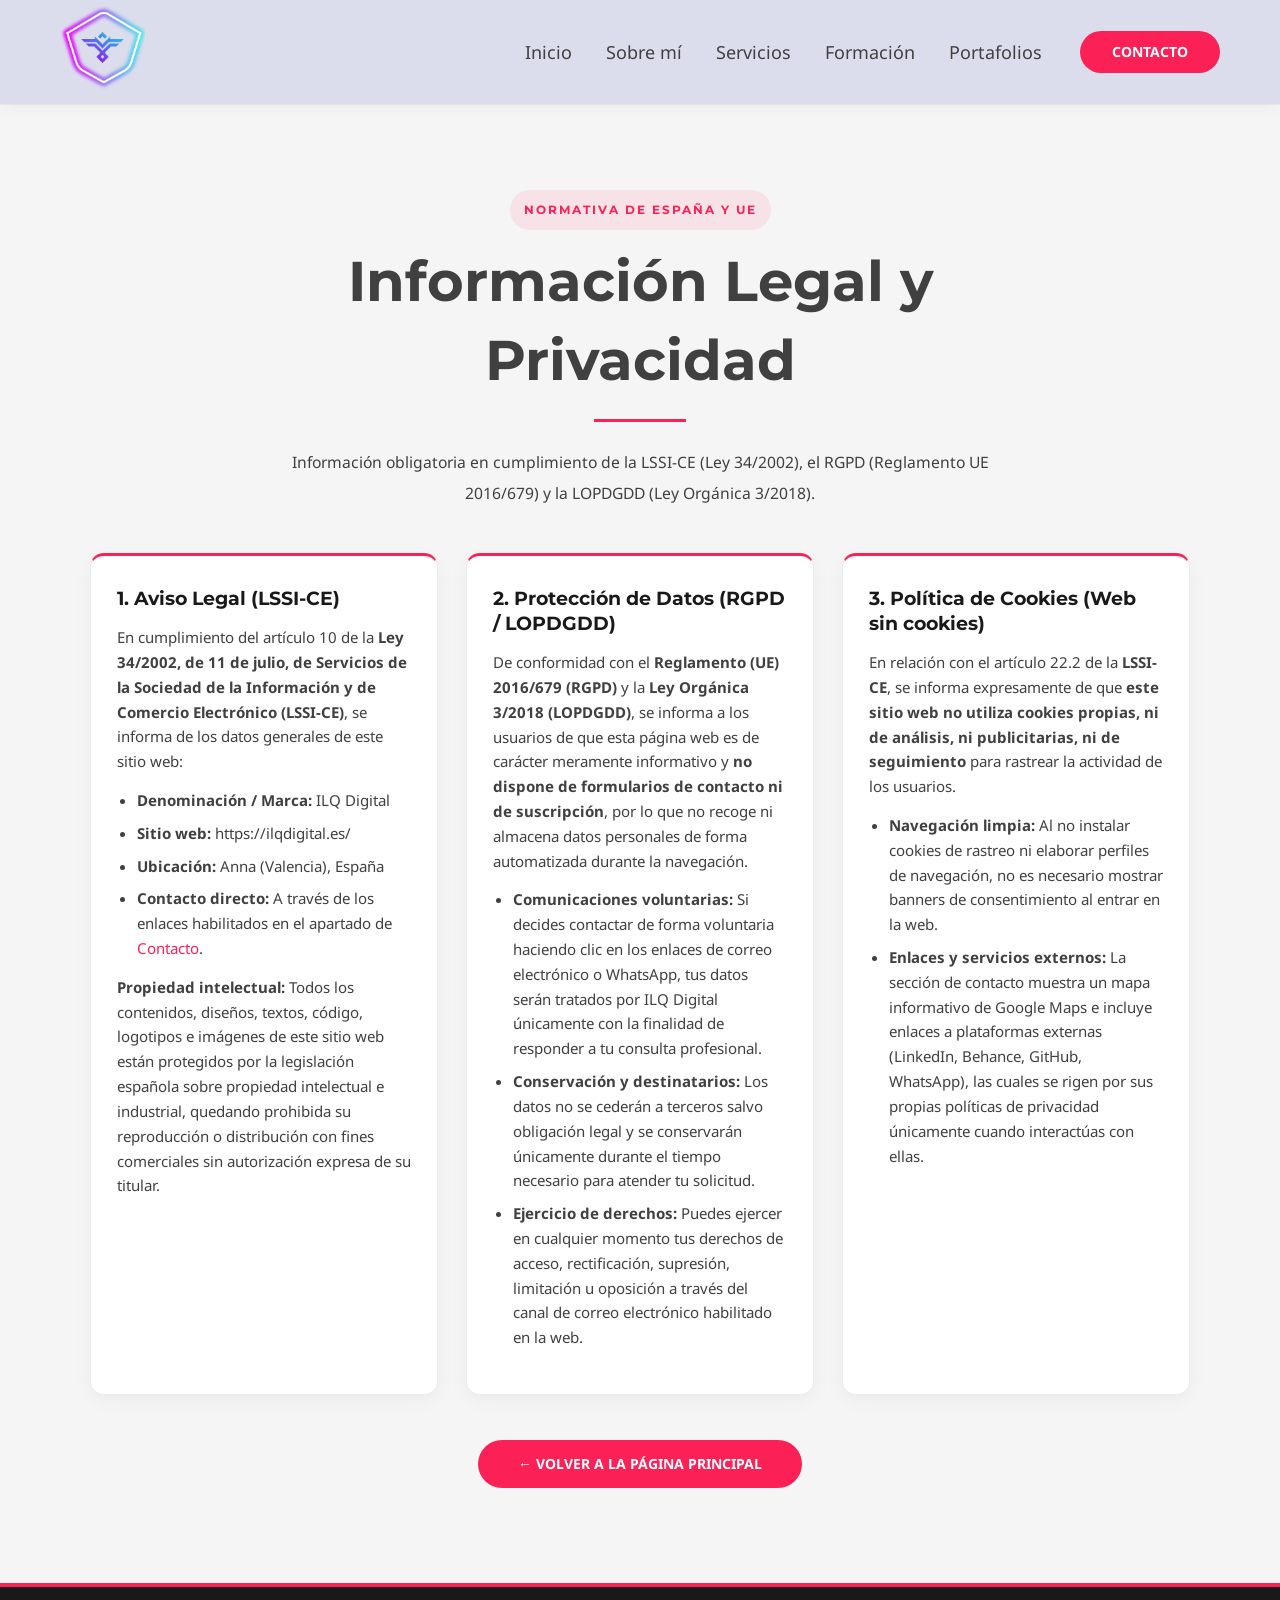
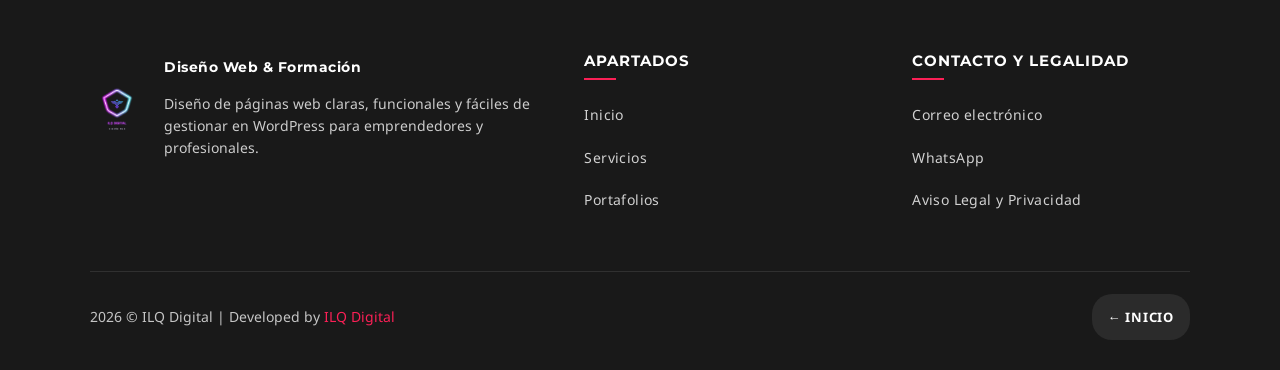
<file: legal.html>
<!doctype html>
<html lang="es">
  <head>
    <!-- ====================================================================
       METADATOS Y CONFIGURACIÓN SEO DE LA PÁGINA LEGAL UNIFICADA
       ==================================================================== -->
    <meta charset="UTF-8" />
    <meta name="viewport" content="width=device-width, initial-scale=1.0" />
    <title>Aviso Legal, Privacidad y Cookies - ILQ Digital</title>
    <meta
      name="description"
      content="Información legal, política de privacidad y declaración de ausencia de cookies de ILQ Digital conforme a la normativa española (LSSI-CE y LOPDGDD) y europea (RGPD)."
    />
    <meta name="robots" content="noindex, follow" />

    <!-- Icono de pestaña del navegador -->
    <link rel="icon" href="img/favicon-ilq-digital.jpg" sizes="32x32" type="image/jpeg" />

    <!-- Tipografías oficiales de Google Fonts -->
    <link rel="preconnect" href="https://fonts.googleapis.com" />
    <link rel="preconnect" href="https://fonts.gstatic.com" crossorigin />
    <link href="https://fonts.googleapis.com/css2?family=Montserrat:wght@600;700&family=Noto+Sans:wght@300;400;700&display=swap" rel="stylesheet" />

    <!-- Hoja de estilos global -->
    <link rel="stylesheet" href="css/styles.css" />
  </head>
  <body>
    <a class="enlace-saltar-contenido" href="#contenido-principal">Ir al contenido</a>

    <!-- ====================================================================
       CABECERA PRINCIPAL DE LA WEB (HEADER)
       ==================================================================== -->
    <header class="cabecera-sitio" id="masthead">
      <div class="cabecera-contenedor">
        <!-- Logotipo de marca -->
        <div class="cabecera-logo">
          <a href="index.html" aria-label="ILQ Digital - Volver a Inicio">
            <img
              src="img/logo-icono-ilq-digital-diseno-web.png"
              alt="Logotipo de ILQ Digital Diseño Web y SEO"
              title="ILQ Digital - Diseño Web en WordPress"
              width="100"
              height="100"
            />
          </a>
        </div>

        <!-- Botón Hamburguesa (móviles y tablets) -->
        <button class="boton-menu-movil" id="boton-menu-movil" aria-label="Abrir menú de navegación" aria-expanded="false">
          <svg viewBox="0 0 24 24" aria-hidden="true">
            <path d="M3 6h18v2H3V6zm0 5h18v2H3v-2zm0 5h18v2H3v-2z"></path>
          </svg>
        </button>

        <!-- Menú de Navegación Principal + Botón de Acción -->
        <div class="cabecera-derecha" id="cabecera-navegacion">
          <nav class="menu-navegacion" aria-label="Navegación principal del sitio">
            <ul class="menu-lista">
              <li class="menu-item"><a href="index.html#inicio">Inicio</a></li>
              <li class="menu-item"><a href="index.html#sobre-mi">Sobre mí</a></li>
              <li class="menu-item"><a href="index.html#servicios">Servicios</a></li>
              <li class="menu-item"><a href="index.html#formacion">Formación</a></li>
              <li class="menu-item"><a href="index.html#portafolios">Portafolios</a></li>
            </ul>
          </nav>
          <a href="index.html#contacto" class="boton-principal boton-cabecera">Contacto</a>
        </div>
      </div>
    </header>

    <!-- ====================================================================
       CONTENIDO PRINCIPAL: INFORMACIÓN LEGAL UNIFICADA (NORMATIVA ESPAÑA)
       Reúne en una sola página de consulta los 3 apartados obligatorios
       adaptados a una web estática sin cookies ni formularios de registro.
       ==================================================================== -->
    <main id="contenido-principal">
      <section class="seccion-legal-integrada" aria-label="Aviso legal, privacidad y política sin cookies">
        <div class="contenedor">
          <div class="legal-encabezado">
            <span class="etiqueta-seccion">Normativa de España y UE</span>
            <h1>Información Legal y Privacidad</h1>
            <span class="divisor-rosa divisor-rosa--centrado" aria-hidden="true"></span>
            <p class="legal-subtitulo">
              Información obligatoria en cumplimiento de la LSSI-CE (Ley 34/2002), el RGPD (Reglamento UE 2016/679) y la LOPDGDD (Ley Orgánica 3/2018).
            </p>
          </div>

          <div class="legal-tarjetas-grid">
            <!-- APARTADO 1: AVISO LEGAL (LSSI-CE) -->
            <article id="aviso-legal" class="tarjeta-legal">
              <h2>1. Aviso Legal (LSSI-CE)</h2>
              <p>
                En cumplimiento del artículo 10 de la <strong>Ley 34/2002, de 11 de julio, de Servicios de la Sociedad de la Información y de Comercio Electrónico (LSSI-CE)</strong>, se informa de los datos generales de este sitio web:
              </p>
              <ul class="lista-legal">
                <li><strong>Denominación / Marca:</strong> ILQ Digital</li>
                <li><strong>Sitio web:</strong> https://ilqdigital.es/</li>
                <li><strong>Ubicación:</strong> Anna (Valencia), España</li>
                <li><strong>Contacto directo:</strong> A través de los enlaces habilitados en el apartado de <a href="index.html#contacto">Contacto</a>.</li>
              </ul>
              <p>
                <strong>Propiedad intelectual:</strong> Todos los contenidos, diseños, textos, código, logotipos e imágenes de este sitio web están protegidos por la legislación española sobre propiedad intelectual e industrial, quedando prohibida su reproducción o distribución con fines comerciales sin autorización expresa de su titular.
              </p>
            </article>

            <!-- APARTADO 2: PROTECCIÓN DE DATOS (RGPD y LOPDGDD) -->
            <article id="privacidad" class="tarjeta-legal">
              <h2>2. Protección de Datos (RGPD / LOPDGDD)</h2>
              <p>
                De conformidad con el <strong>Reglamento (UE) 2016/679 (RGPD)</strong> y la <strong>Ley Orgánica 3/2018 (LOPDGDD)</strong>, se informa a los usuarios de que esta página web es de carácter meramente informativo y <strong>no dispone de formularios de contacto ni de suscripción</strong>, por lo que no recoge ni almacena datos personales de forma automatizada durante la navegación.
              </p>
              <ul class="lista-legal">
                <li><strong>Comunicaciones voluntarias:</strong> Si decides contactar de forma voluntaria haciendo clic en los enlaces de correo electrónico o WhatsApp, tus datos serán tratados por ILQ Digital únicamente con la finalidad de responder a tu consulta profesional.</li>
                <li><strong>Conservación y destinatarios:</strong> Los datos no se cederán a terceros salvo obligación legal y se conservarán únicamente durante el tiempo necesario para atender tu solicitud.</li>
                <li><strong>Ejercicio de derechos:</strong> Puedes ejercer en cualquier momento tus derechos de acceso, rectificación, supresión, limitación u oposición a través del canal de correo electrónico habilitado en la web.</li>
              </ul>
            </article>

            <!-- APARTADO 3: POLÍTICA DE COOKIES (WEB SIN COOKIES) -->
            <article id="cookies" class="tarjeta-legal">
              <h2>3. Política de Cookies (Web sin cookies)</h2>
              <p>
                En relación con el artículo 22.2 de la <strong>LSSI-CE</strong>, se informa expresamente de que <strong>este sitio web no utiliza cookies propias, ni de análisis, ni publicitarias, ni de seguimiento</strong> para rastrear la actividad de los usuarios.
              </p>
              <ul class="lista-legal">
                <li><strong>Navegación limpia:</strong> Al no instalar cookies de rastreo ni elaborar perfiles de navegación, no es necesario mostrar banners de consentimiento al entrar en la web.</li>
                <li><strong>Enlaces y servicios externos:</strong> La sección de contacto muestra un mapa informativo de Google Maps e incluye enlaces a plataformas externas (LinkedIn, Behance, GitHub, WhatsApp), las cuales se rigen por sus propias políticas de privacidad únicamente cuando interactúas con ellas.</li>
              </ul>
            </article>
          </div>

          <div class="legal-volver">
            <a href="index.html" class="boton-principal">&larr; Volver a la página principal</a>
          </div>
        </div>
      </section>
    </main>

    <!-- ====================================================================
       PIE DE PÁGINA GLOBAL (MISMA ESTRUCTURA QUE INDEX)
       ==================================================================== -->
    <footer class="pie-pagina" id="colophon">
      <div class="contenedor">
        <div class="pie-grid-principal">
          <!-- Columna 1: Identidad visual y logotipo oficial -->
          <div class="pie-bloque-marca">
            <a href="index.html" class="pie-logo-principal" aria-label="ILQ Digital - Ir a Inicio">
              <img
                src="img/logo-completo-ilq-digital-wordpress.png"
                alt="Logotipo completo de ILQ Digital Diseño y Desarrollo Web"
                title="ILQ Digital"
                width="140"
                height="140"
                loading="lazy"
              />
            </a>
            <div class="pie-marca-resumen">
              <div class="pie-marca-cabecera">
                <span>Diseño Web &amp; Formación</span>
              </div>
              <p>Diseño de páginas web claras, funcionales y fáciles de gestionar en WordPress para emprendedores y profesionales.</p>
            </div>
          </div>

          <!-- Columna 2: Mapa de navegación por apartados -->
          <div class="pie-bloque-enlaces">
            <h4 class="pie-titulo-columna">Apartados</h4>
            <ul class="pie-lista-enlaces">
              <li><a href="index.html#inicio">Inicio</a></li>
              <li><a href="index.html#servicios">Servicios</a></li>
              <li><a href="index.html#portafolios">Portafolios</a></li>
            </ul>
          </div>

          <!-- Columna 3: Contacto y Legalidad -->
          <div class="pie-bloque-contacto">
            <h4 class="pie-titulo-columna">Contacto y Legalidad</h4>
            <ul class="pie-lista-enlaces">
              <li><a href="mailto:contacto@ilqdigital.es">Correo electrónico</a></li>
              <li><a href="https://wa.me/34621293295" target="_blank" rel="noopener">WhatsApp</a></li>
              <li><a href="legal.html" aria-current="page">Aviso Legal y Privacidad</a></li>
            </ul>
          </div>
        </div>

        <div class="pie-barra-inferior">
          <p>
            2026 &copy; ILQ Digital | Developed by
            <a href="index.html">ILQ Digital</a>
          </p>
          <a href="index.html" class="pie-volver-arriba" aria-label="Volver a la página principal">&larr; Inicio</a>
        </div>
      </div>
    </footer>

    <script src="js/main.js"></script>
  </body>
</html>
</file>
<file: css/styles.css>
/* ==========================================================================
   HOJA DE ESTILOS PRINCIPAL (VERSIÓN ONE-PAGE UNIFICADA)
   ==========================================================================
   
   ÍNDICE DE APARTADOS:
   1. VARIABLES GLOBALES (:root) - Colores y tipografías del tema Astra/Elementor
   2. RESET Y ESTILOS BASE - Configuración general del documento y textos
   3. COMPONENTES REUTILIZABLES - Contenedores, botones, divisores decorativos
   4. CABECERA FIJA (HEADER) Y NAVEGACIÓN - Logo, menú escritorio suave y menú móvil
   5. BLOQUE 1: HERO SLIDER DE INICIO (Efecto Dragon) - Diapositivas, máscara curva y botón animado
   6. BLOQUE 2: SECCIÓN CITA / TESTIMONIO - Bloque gris claro con comillas
   7. BLOQUE 3: APARTADO SOBRE MÍ - Sección "Mi misión" a 2 columnas
   8. BLOQUE 4: SECCIÓN DISEÑO WEB (Efecto Parallax) - Imagen fija de fondo
   9. BLOQUE 5: APARTADO SERVICIOS - Introducción, cuadrícula 2x2 y galería con filtros CSS
   10. BLOQUE 6: APARTADO FORMACIÓN - Resumen a 2 columnas y programa detallado
   11. BLOQUE 7: APARTADO PORTAFOLIOS - Galería de proyectos por categorías
   12. BLOQUE 8: APARTADO CONTACTO - Mapa interactivo y tarjeta de perfil "Link in Bio"
   13. PÁGINA DE LEGALIDAD UNIFICADA (legal.html) - Tarjetas de Aviso Legal, RGPD y Cookies
   14. BLOQUE 9: PIE DE PÁGINA REDISEÑADO (FOOTER) - Estructura en 3 columnas manteniendo logo
   15. SISTEMA UNIFICADO DE ANIMACIONES Y MOVIMIENTO SUAVE - Transiciones elegantes
   16. DISEÑO RESPONSIVE (MEDIA QUERIES) - Adaptación a tablets (<=1024px) y móviles (<=767px)
   ========================================================================== */

/* ==========================================================================
   1. VARIABLES GLOBALES (:root)
   Aquí se definen los colores exactos y fuentes utilizados en ilqdigital.es.
   Usar variables permite cambiar un color en un solo lugar y que se actualice toda la web.
   ========================================================================== */
:root {
  /* Paleta de colores global extraída de Astra y Elementor */
  --color-primario: #fb2056; /* Rosa/rojo vibrante para botones, líneas divisoras y acentos */
  --color-primario-hover: #da1c4b; /* Tono más oscuro al pasar el ratón por encima (hover) */
  --color-oscuro: #191919; /* Negro suave para títulos, fondos oscuros y pie de página */
  --color-texto: #404040; /* Gris oscuro para párrafos de lectura cómoda */
  --color-fondo-claro: #f5f5f5; /* Gris muy claro para alternar secciones (ej. cita en Inicio) */
  --color-blanco: #ffffff; /* Blanco puro para fondos principales y textos sobre fondo oscuro */
  --color-gris-borde: #ececec; /* Gris suave para bordes y separadores sutiles */
  --color-cabecera: #dadcec; /* Azul/gris lavanda claro propio de la barra de navegación superior */
  --color-slider-acento: #fe506c; /* Color coral del botón animado en el slider de Inicio */

  /* Tipografías principales de la web */
  --fuente-titulos:
    "Montserrat", sans-serif; /* Fuente geométrica en negrita (700) para encabezados H1-H6 */
  --fuente-cuerpo:
    "Noto Sans", sans-serif; /* Fuente limpia y legible (400) para textos, menús y botones */

  /* Anchuras máximas de los contenedores */
  --ancho-contenedor: 1140px; /* Ancho estándar de las secciones en Elementor */
  --ancho-cabecera: 1200px; /* Ancho de la barra de navegación superior en Astra */
  --ancho-estrecho: 800px; /* Ancho reducido para bloques de texto centrados */

  /* Curva de transición profesional y suave unificada para toda la web */
  --transicion-suave: cubic-bezier(0.22, 1, 0.36, 1);
}

/* ==========================================================================
   2. RESET Y ESTILOS BASE
   Normaliza los márgenes del navegador, configura el desplazamiento suave
   entre secciones de la página única y aplica la tipografía base.
   ========================================================================== */
*,
*::before,
*::after {
  box-sizing: border-box;
  margin: 0;
  padding: 0;
}

html {
  font-size: 100%; /* Equivale a 16px por defecto */
  scroll-behavior: smooth;
  scroll-padding-top: 75px; /* Compensa la cabecera fija al navegar por anclas (#sobre-mi, etc.) */
}

body {
  font-family: var(--fuente-cuerpo);
  font-weight: 400;
  font-size: 18px;
  line-height: 1.7em;
  color: var(--color-texto);
  background-color: var(--color-blanco);
  overflow-x: hidden;
}

/* Color al seleccionar texto con el ratón */
::selection {
  background-color: var(--color-primario);
  color: var(--color-blanco);
}

/* Estilos tipográficos para todos los encabezados (H1 a H6) */
h1,
h2,
h3,
h4,
h5,
h6 {
  font-family: var(--fuente-titulos);
  font-weight: 700;
  color: var(--color-texto);
  margin-bottom: 20px;
}

h1 {
  font-size: 3.5rem; /* 64px */
  line-height: 1.4em;
}

h2 {
  font-size: 2.125rem; /* 34px */
  line-height: 1.3em;
}

h3 {
  font-size: 1.5rem; /* 24px */
  line-height: 1.3em;
}

h4 {
  font-size: 1.25rem; /* 20px */
  line-height: 1.2em;
}

h5 {
  font-size: 1.125rem; /* 18px */
  line-height: 1.2em;
}

h6 {
  font-size: 1rem; /* 16px */
  line-height: 1.25em;
}

p {
  margin-bottom: 1.2em;
}

p:last-child {
  margin-bottom: 0;
}

a {
  color: var(--color-primario);
  text-decoration: none;
  transition:
    color 0.35s var(--transicion-suave),
    transform 0.35s var(--transicion-suave);
}

a:hover,
a:focus {
  color: var(--color-primario-hover);
}

img {
  max-width: 100%;
  height: auto;
  display: block;
}

ul {
  list-style: none;
}

/* Enlace de accesibilidad para saltar directamente al contenido principal */
.enlace-saltar-contenido {
  position: absolute;
  top: -100px;
  left: 16px;
  background: var(--color-primario);
  color: var(--color-blanco);
  padding: 10px 20px;
  border-radius: 4px;
  z-index: 9999;
  font-weight: 700;
}

.enlace-saltar-contenido:focus {
  top: 16px;
  color: var(--color-blanco);
}

/* ==========================================================================
   3. COMPONENTES REUTILIZABLES (Contenedores, Botones, Divisores)
   Elementos que se repiten en los distintos bloques manteniendo la coherencia.
   ========================================================================== */

/* Contenedor centrado de ancho máximo (1140px) */
.contenedor {
  width: 100%;
  max-width: var(--ancho-contenedor);
  margin: 0 auto;
  padding: 0 20px;
}

/* Botón principal redondeado (estilo Astra / Elementor) */
.boton-principal {
  display: inline-flex;
  align-items: center;
  justify-content: center;
  gap: 12px;
  background-color: var(--color-primario);
  color: var(--color-blanco) !important;
  font-family: var(--fuente-cuerpo);
  font-weight: 700;
  font-size: 14px;
  line-height: 1em;
  text-transform: uppercase;
  padding: 17px 40px;
  border-radius: 30px;
  border: none;
  cursor: pointer;
  transition:
    background-color 0.35s var(--transicion-suave),
    transform 0.35s var(--transicion-suave),
    box-shadow 0.35s var(--transicion-suave);
}

.boton-principal:hover,
.boton-principal:focus {
  background-color: var(--color-primario-hover);
  color: var(--color-blanco) !important;
  transform: translateY(-2px);
  box-shadow: 0 8px 20px rgba(251, 32, 86, 0.25);
}

.boton-principal svg {
  width: 14px;
  height: 14px;
  fill: currentColor;
}

/* Etiqueta superior limpia para identificar cada gran apartado sin banners pesados */
.etiqueta-seccion {
  display: inline-block;
  font-family: var(--fuente-titulos);
  font-size: 0.78rem;
  font-weight: 700;
  text-transform: uppercase;
  letter-spacing: 2px;
  color: var(--color-primario);
  background-color: rgba(251, 32, 86, 0.09);
  padding: 5px 14px;
  border-radius: 20px;
  margin-bottom: 12px;
}

/* Línea divisora decorativa rosa (#fb2056) debajo de los títulos H2 */
.divisor-rosa {
  display: block;
  height: 3px;
  background-color: var(--color-primario);
  width: 10%;
  margin: 15px 0 25px 0;
}

.divisor-rosa--15 {
  width: 15%;
}

.divisor-rosa--centrado {
  width: 12%;
  margin: 15px auto 25px auto;
}

/* Divisor con texto lateral (usado en el bloque de Portafolios) */
.divisor-con-texto {
  display: flex;
  align-items: center;
  gap: 17px;
  width: 15%;
  min-width: 180px;
  margin-bottom: 18px;
}

.divisor-con-texto h6 {
  margin: 0;
  font-size: 15px;
  color: var(--color-texto);
  white-space: nowrap;
}

.divisor-con-texto::after {
  content: "";
  flex-grow: 1;
  height: 3px;
  background-color: var(--color-primario);
}

/* ==========================================================================
   4. CABECERA FIJA (HEADER) Y NAVEGACIÓN PRINCIPAL
   Barra superior pegajosa (sticky) para desplazarse cómodamente por toda la
   web One-Page, con efecto hover suave y subrayado elegante.
   ========================================================================== */
.cabecera-sitio {
  background-color: rgba(218, 220, 236, 0.96);
  backdrop-filter: blur(8px);
  min-height: 75px;
  position: sticky;
  top: 0;
  z-index: 1000;
  box-shadow: 0 2px 15px rgba(0, 0, 0, 0.05);
}

.cabecera-contenedor {
  max-width: var(--ancho-cabecera);
  margin: 0 auto;
  padding: 0 20px;
  min-height: 75px;
  display: flex;
  align-items: center;
  justify-content: space-between;
}

/* Logotipo de la marca en la cabecera */
.cabecera-logo a {
  display: inline-block;
  padding: 5px 0;
}

.cabecera-logo img {
  width: 85px;
  max-width: 85px;
  height: auto;
}

/* Contenedor derecho: Menú + Botón Contacto */
.cabecera-derecha {
  display: flex;
  align-items: center;
  gap: 24px;
}

.menu-navegacion {
  display: flex;
  align-items: center;
}

.menu-lista {
  display: flex;
  align-items: center;
  gap: 6px;
}

.menu-item a {
  position: relative;
  display: flex;
  align-items: center;
  height: 75px;
  padding: 0 14px;
  color: var(--color-texto);
  font-size: 18px;
  font-weight: 400;
  transition: color 0.35s var(--transicion-suave);
}

/* Subrayado suave e indicador activo en lugar del zoom brusco anterior */
.menu-item a::after {
  content: "";
  position: absolute;
  bottom: 18px;
  left: 14px;
  right: 14px;
  height: 2px;
  background-color: var(--color-primario);
  transform: scaleX(0);
  transform-origin: center;
  transition: transform 0.35s var(--transicion-suave);
}

.menu-item a:hover,
.menu-item a.activo {
  color: var(--color-primario-hover);
}

.menu-item a:hover::after,
.menu-item a.activo::after {
  transform: scaleX(1);
}

/* Botón "CONTACTO" de la cabecera */
.boton-cabecera {
  padding: 14px 32px;
  font-size: 14px;
}

/* Botón hamburguesa para abrir el menú en dispositivos móviles */
.boton-menu-movil {
  display: none;
  background-color: var(--color-primario);
  color: var(--color-blanco);
  border: none;
  border-radius: 4px;
  padding: 10px 12px;
  cursor: pointer;
  align-items: center;
  justify-content: center;
}

.boton-menu-movil svg {
  width: 20px;
  height: 20px;
  fill: var(--color-blanco);
}

/* ==========================================================================
   5. BLOQUE 1: HERO SLIDER DE INICIO (Efecto Dragon)
   Se respeta íntegramente el carrusel interactivo de 3 diapositivas con:
   - Fondo desenfocado (blur 8px)
   - Imagen superpuesta con máscara curva lateral
   - Textos en mayúsculas y botón interactivo con círculo deslizante
   - Enlaces a redes (LinkedIn, Behance, GitHub) y selector numérico 01, 02, 03
   ========================================================================== */
.hero-slider {
  position: relative;
  width: 100%;
  min-height: 580px;
  height: 78vh;
  max-height: 820px;
  background-color: var(--color-oscuro);
  overflow: hidden;
}

.slider-lista {
  position: relative;
  width: 100%;
  height: 100%;
}

/* Cada diapositiva individual */
.slider-diapositiva {
  position: absolute;
  inset: 0;
  width: 100%;
  height: 100%;
  display: flex;
  align-items: center;
  opacity: 0;
  visibility: hidden;
  transition:
    opacity 0.9s ease-in-out,
    visibility 0.9s ease-in-out;
}

.slider-diapositiva.activa {
  opacity: 1;
  visibility: visible;
  z-index: 2;
}

/* Capa 1 del Slider: Fondo con efecto desenfoque (blur) y oscurecido */
.slider-fondo-blur {
  position: absolute;
  inset: 0;
  overflow: hidden;
  z-index: 0;
}

.slider-fondo-blur .slider-imagen {
  position: absolute;
  inset: -20px;
  background-position: center;
  background-repeat: no-repeat;
  background-size: cover;
  filter: blur(8px) brightness(72%);
  transform: scale(1.05);
}

/* Capa 2 del Slider: Imagen nítida con máscara curva en pantallas grandes */
.slider-imagen-mascara {
  position: absolute;
  inset: 0;
  z-index: 1;
}

.slider-imagen-mascara .slider-imagen {
  position: absolute;
  min-width: calc(100% + 50px);
  height: 100%;
  background-position: center;
  background-repeat: no-repeat;
  background-size: cover;
}

/* Superposición oscura sutil para garantizar legibilidad del texto blanco */
.slider-imagen-mascara::after {
  content: "";
  position: absolute;
  inset: 0;
  background: linear-gradient(
    90deg,
    rgba(25, 25, 25, 0.72) 0%,
    rgba(25, 25, 25, 0.35) 60%,
    rgba(25, 25, 25, 0.2) 100%
  );
}

@media (min-width: 1024px) {
  .slider-imagen-mascara {
    -webkit-mask-image: url("data:image/svg+xml,%3Csvg xmlns='http://www.w3.org/2000/svg' viewBox='0 0 1638 1080' preserveAspectRatio='none'%3E%3Cpath d='M0,0h1489c0,0,149,178,149,540s-149,540-149,540H0V0z'/%3E%3C/svg%3E");
    mask-image: url("data:image/svg+xml,%3Csvg xmlns='http://www.w3.org/2000/svg' viewBox='0 0 1638 1080' preserveAspectRatio='none'%3E%3Cpath d='M0,0h1489c0,0,149,178,149,540s-149,540-149,540H0V0z'/%3E%3C/svg%3E");
    -webkit-mask-position: left;
    mask-position: left;
    -webkit-mask-size: 90% 100%;
    mask-size: 90% 100%;
    -webkit-mask-repeat: no-repeat;
    mask-repeat: no-repeat;
  }
}

/* Capa 3 del Slider: Contenido textual (Subtítulo, H1, Descripción y Botón) */
.slider-contenido-envoltorio {
  position: relative;
  z-index: 3;
  width: 100%;
}

.slider-contenido {
  max-width: 840px;
  margin-left: 100px;
  padding-right: 80px;
  color: var(--color-blanco);
  transform: translateX(30px);
  opacity: 0;
  transition:
    transform 0.8s ease 0.2s,
    opacity 0.8s ease 0.2s;
}

.slider-diapositiva.activa .slider-contenido {
  transform: translateX(0);
  opacity: 1;
}

.slider-subtitulo {
  font-size: clamp(15px, 2.2vw, 28px);
  font-weight: 300;
  color: var(--color-blanco);
  text-transform: uppercase;
  line-height: 1.7;
  letter-spacing: 1px;
  margin-bottom: 10px;
}

.slider-titulo {
  font-size: clamp(32px, 5.5vw, 76px);
  font-weight: 700;
  color: var(--color-blanco);
  text-transform: uppercase;
  line-height: 1.05;
  letter-spacing: 1px;
  margin-bottom: clamp(20px, 3.5vw, 40px);
}

.slider-descripcion {
  color: var(--color-blanco);
  font-size: clamp(14px, 1.6vw, 18px);
  font-weight: 300;
  margin-bottom: clamp(24px, 3vw, 45px);
  max-width: 620px;
}

/* Botón interactivo exclusivo del Slider Dragon (con flecha y círculo móvil) */
.boton-dragon-enlace {
  display: inline-block;
  text-decoration: none;
}

.boton-dragon {
  display: inline-flex;
  align-items: center;
  cursor: pointer;
  padding-right: 45px;
  margin-bottom: 50px;
}

.boton-dragon-texto {
  z-index: 2;
  font-size: 14px;
  margin-right: -18px;
  color: #fafafa;
  letter-spacing: 0.05em;
  transition: color 0.3s ease;
}

.boton-dragon-figuras {
  position: relative;
  display: flex;
  align-items: center;
}

.boton-dragon-flecha {
  left: 35px;
  height: 3px;
  width: 50px;
  display: flex;
  position: absolute;
  align-items: center;
  background-color: var(--color-slider-acento);
}

.boton-dragon-flecha::after {
  content: "";
  width: 0;
  height: 0;
  top: -5px;
  right: -7px;
  position: absolute;
  border-top: 7px solid transparent;
  border-bottom: 7px solid transparent;
  border-left: 7px solid var(--color-slider-acento);
}

.boton-dragon-circulo-borde {
  width: 50px;
  height: 50px;
  border-radius: 50%;
  border: 1px solid #bfbfbf;
  transition: transform 987ms ease;
}

.boton-dragon-circulo-mascara {
  width: 50px;
  height: 50px;
  position: absolute;
  border-radius: 50%;
  display: flex;
  align-items: center;
  justify-content: center;
  clip-path: circle(25px);
  transition: clip-path 987ms ease;
}

.boton-dragon-circulo-pequeno {
  width: 16px;
  height: 16px;
  border-radius: 50%;
  transform: translateX(60px);
  background-color: var(--color-slider-acento);
}

/* Efecto Hover del botón Dragon */
.boton-dragon:hover .boton-dragon-circulo-borde {
  transform: translateX(60px);
}

.boton-dragon:hover .boton-dragon-circulo-mascara {
  clip-path: circle(25px at 85px);
}

/* Enlaces a redes sociales en la esquina inferior izquierda del Slider */
.slider-redes-sociales {
  position: absolute;
  left: 100px;
  bottom: 45px;
  z-index: 4;
  display: flex;
  gap: 20px;
}

.slider-redes-sociales a {
  font-size: 11px;
  text-transform: uppercase;
  color: var(--color-blanco);
  letter-spacing: 2px;
  position: relative;
  display: inline-flex;
  align-items: center;
  padding: 4px 0;
}

.slider-redes-sociales a::before {
  content: "";
  position: absolute;
  top: 50%;
  left: 0;
  width: 25px;
  height: 25px;
  border-radius: 50%;
  border: 1px solid rgba(255, 255, 255, 0.5);
  transition: all 0.7s ease;
  opacity: 0;
  transform: translate(0, -50%);
}

.slider-redes-sociales a:hover::before {
  opacity: 1;
  transform: translate(100%, -50%);
}

/* Navegación numérica lateral (01, 02, 03) a la derecha del Slider */
.slider-paginacion {
  position: absolute;
  top: 50%;
  right: 80px;
  transform: translateY(-50%);
  z-index: 4;
  display: flex;
  flex-direction: column;
  gap: 8px;
}

.slider-paginacion button {
  position: relative;
  background: transparent;
  border: none;
  color: var(--color-blanco);
  font-family: var(--fuente-cuerpo);
  font-size: 18px;
  padding: 10px 0 10px 65px;
  opacity: 0.5;
  cursor: pointer;
  transition: all 0.3s ease;
}

.slider-paginacion button::before {
  content: "";
  position: absolute;
  left: 0;
  top: 50%;
  transform: translateY(-50%);
  height: 1px;
  width: 0;
  background-color: var(--color-blanco);
  transition: all 0.3s ease;
  opacity: 0;
}

.slider-paginacion button.activo,
.slider-paginacion button:hover {
  opacity: 1;
  background: transparent;
}

.slider-paginacion button.activo::before {
  width: 50px;
  opacity: 1;
}

/* ==========================================================================
   6. BLOQUE 2: SECCIÓN CITA / TESTIMONIO
   Franja horizontal con fondo gris claro (#f5f5f5), icono de comillas y
   cita célebre de Manuel Castells.
   ========================================================================== */
.seccion-cita {
  background-color: var(--color-fondo-claro);
  padding: 55px 0;
}

.cita-fila {
  display: flex;
  align-items: center;
}

.cita-columna-icono {
  width: 15%;
  display: flex;
  justify-content: flex-start;
}

.cita-columna-icono img {
  width: 55%;
  max-width: 90px;
}

.cita-columna-texto {
  width: 85%;
  padding-right: 17%;
  text-align: center;
}

.cita-frase {
  font-size: 1.05rem;
  color: var(--color-texto);
  margin-bottom: 12px;
  font-style: normal;
}

.cita-autor {
  color: var(--color-oscuro);
  font-size: 0.95rem;
}

/* ==========================================================================
   7. BLOQUE 3: APARTADO SOBRE MÍ
   Sección "Mi misión" con 2 columnas e imagen con filtro cálido y sombra.
   ========================================================================== */
.seccion-sobre-mi {
  padding: 90px 0;
  background-color: var(--color-blanco);
}

.sobre-mi-fila {
  display: flex;
  align-items: center;
}

.sobre-mi-texto {
  width: 50%;
  padding-right: 80px;
}

.sobre-mi-imagen {
  width: 50%;
  padding-right: 30px;
}

/* Estilo de la imagen del teclado en Sobre mí */
.imagen-estilo-mision {
  width: 100%;
  filter: brightness(105%) contrast(96%) saturate(74%) blur(0px)
    hue-rotate(347deg);
  border-radius: 14px;
  box-shadow: 10px 10px 0px 1px rgba(0, 0, 0, 0.07);
}

/* ==========================================================================
   8. BLOQUE 4: SECCIÓN DISEÑO WEB (Efecto Parallax)
   Fondo con imagen fija al hacer scroll (background-attachment: fixed),
   superposición oscura al 60% de opacidad y contenido en la mitad derecha.
   ========================================================================== */
.seccion-parallax-diseno {
  position: relative;
  background-image: url("../img/fondo-parallax-diseno-web-profesional-wordpress.jpg");
  background-position: center center;
  background-repeat: no-repeat;
  background-size: cover;
  padding: 150px 0;
  color: var(--color-blanco);
}

@media (min-width: 1025px) {
  .seccion-parallax-diseno {
    background-attachment: fixed; /* Crea el efecto Parallax en ordenadores */
  }
}

/* Capa oscura superpuesta (overlay opacity 0.6) */
.seccion-parallax-diseno::before {
  content: "";
  position: absolute;
  inset: 0;
  background-color: var(--color-oscuro);
  opacity: 0.6;
}

.parallax-contenido-derecha {
  position: relative;
  z-index: 2;
  padding-left: 50%;
}

.parallax-contenido-derecha h2 {
  color: var(--color-blanco);
}

.parallax-contenido-derecha p {
  color: var(--color-blanco);
}

.parallax-contenido-derecha .boton-principal {
  margin-top: 20px;
}

/* ==========================================================================
   9. BLOQUE 5: APARTADO SERVICIOS (INTRO, CUADRÍCULA 2x2 Y GALERÍA)
   Introducción centrada con citas (blockquotes), cuadrícula 2x2 de servicios
   y galería inferior de 3 columnas con filtros CSS.
   ========================================================================== */
.seccion-servicios-intro {
  padding: 85px 0 50px 0;
  text-align: center;
  background-color: var(--color-blanco);
}

.servicios-intro-contenedor {
  max-width: var(--ancho-estrecho);
  margin: 0 auto;
  padding: 0 20px;
}

.cita-servicio {
  border-left: 3px solid var(--color-primario);
  background-color: var(--color-fondo-claro);
  border-radius: 0 8px 8px 0;
  padding: 16px 24px;
  margin-bottom: 20px;
  color: var(--color-texto);
  font-style: normal;
  text-align: left;
}

.seccion-servicios-cuadricula {
  padding: 30px 0 80px 0;
  background-color: var(--color-blanco);
}

.servicios-fila {
  display: flex;
  gap: 35px;
  margin-bottom: 45px;
}

.servicios-fila:last-child {
  margin-bottom: 0;
}

.tarjeta-servicio {
  width: 50%;
  display: flex;
  flex-direction: column;
  align-items: center;
}

.tarjeta-servicio-imagen-envoltorio {
  width: 100%;
  display: flex;
  justify-content: center;
}

.tarjeta-servicio-imagen-envoltorio a {
  display: flex;
  justify-content: center;
  width: 100%;
}

/* Estilo de las 4 imágenes de Servicios */
.imagen-estilo-servicio {
  width: 90%;
  filter: brightness(103%) contrast(96%) saturate(81%) blur(0px)
    hue-rotate(336deg);
  border-radius: 24px;
  box-shadow: 10px 10px 0px 1px rgba(0, 0, 0, 0.07);
}

.tarjeta-servicio-contenido {
  width: 100%;
  padding: 25px 35px 0 35px;
}

.tarjeta-servicio-contenido h5 {
  margin-bottom: 12px;
  font-size: 19px;
}

.tarjeta-servicio-contenido h5 a {
  color: var(--color-texto);
}

.tarjeta-servicio-contenido h5 a:hover {
  color: var(--color-primario);
}

.lista-check-servicios li {
  margin-bottom: 6px;
}

/* Subbloque Galería de Servicios a 3 columnas */
.seccion-inicio-servicios {
  padding: 80px 0 100px 0;
  background-color: var(--color-fondo-claro);
}

.fila-tres-columnas {
  display: flex;
  align-items: flex-start;
  gap: 24px;
}

.columna-tercio-texto {
  width: 33.33%;
  padding-top: 10px;
  padding-right: 30px;
}

.columna-tercio-texto .boton-principal {
  margin-top: 17px;
}

.columna-tercio-galeria {
  width: 33.33%;
  display: flex;
  flex-direction: column;
  gap: 24px;
}

.galeria-item {
  overflow: hidden;
  border-radius: 10px;
}

.galeria-item img {
  width: 100%;
  border-radius: 10px;
}

/* Efecto de filtro CSS 1 (aplicado a imagen Diseño Web e imagen Seguridad Web) */
.filtro-imagen-calido {
  filter: brightness(103%) contrast(95%) saturate(110%) blur(0px)
    hue-rotate(346deg);
}

/* Efecto de filtro CSS 2 (aplicado a las dos imágenes de Redes Sociales) */
.filtro-imagen-vibrante {
  filter: brightness(103%) contrast(96%) saturate(134%) blur(0px)
    hue-rotate(0deg);
}

/* ==========================================================================
   10. BLOQUE 6: APARTADO FORMACIÓN
   Estructura de 2 columnas superior + programa detallado con lista de puntos.
   ========================================================================== */
.seccion-inicio-formacion {
  background-color: var(--color-blanco);
  padding: 85px 0 40px 0;
}

.fila-dos-columnas {
  display: flex;
  align-items: center;
  gap: 70px;
}

.columna-mitad {
  width: 50%;
}

.columna-mitad img {
  width: 100%;
  border-radius: 14px;
  box-shadow: 10px 10px 0px 1px rgba(0, 0, 0, 0.06);
}

.seccion-formacion-detalle {
  padding: 30px 0 95px 0;
  background-color: var(--color-blanco);
}

.formacion-contenedor {
  max-width: 960px;
  margin: 0 auto;
  padding: 40px 45px;
  background-color: var(--color-fondo-claro);
  border-radius: 16px;
  border-left: 4px solid var(--color-primario);
}

.lista-formacion {
  list-style: disc;
  padding-left: 25px;
  margin: 20px 0 25px 0;
}

.lista-formacion li {
  margin-bottom: 10px;
}

.formacion-cta {
  margin-top: 28px;
}

/* ==========================================================================
   11. BLOQUE 7: APARTADO PORTAFOLIOS
   Introducción y 4 bloques de proyectos (3 imágenes por fila) con bordes
   redondeados y transición suave unificada.
   ========================================================================== */
.seccion-portafolios-bloque {
  background-color: var(--color-fondo-claro);
  padding-top: 0;
  padding-bottom: 30px;
}

/* Subbloque 7.1: Cabecera e introducción de Mis proyectos con imagen de banner difuminada */
.seccion-portafolios-intro {
  position: relative;
  overflow: hidden;
  padding: 105px 0 95px 0;
  margin-bottom: 65px;
  text-align: center;
  color: var(--color-blanco);
}

/* Capa de imagen de fondo del antiguo banner de Portafolios con desenfoque (blur) */
.seccion-portafolios-intro::before {
  content: "";
  position: absolute;
  inset: -15px;
  background-image: url("../img/hero-portafolio-proyectos-desarrollo-diseno-web.jpg");
  background-position: center center;
  background-repeat: no-repeat;
  background-size: cover;
  filter: blur(6px) brightness(0.42);
  transform: scale(1.05);
  z-index: 0;
}

.seccion-portafolios-intro .contenedor {
  position: relative;
  z-index: 1;
  max-width: 920px;
}

.seccion-portafolios-intro .etiqueta-seccion {
  background-color: var(--color-primario);
  color: var(--color-blanco);
}

.seccion-portafolios-intro h2 {
  color: var(--color-blanco);
}

.seccion-portafolios-intro h6 {
  color: rgba(255, 255, 255, 0.94);
  font-weight: 700;
  margin-bottom: 18px;
  line-height: 1.65em;
  text-shadow: 0 2px 10px rgba(0, 0, 0, 0.35);
}

.bloque-categoria-portafolio {
  padding-bottom: 65px;
}

.cabecera-categoria-portafolio {
  margin-bottom: 28px;
}

.cabecera-categoria-portafolio h2 {
  margin-bottom: 10px;
}

.fila-proyectos-portafolio {
  display: flex;
  justify-content: space-evenly;
  gap: 28px;
}

.item-proyecto-portafolio {
  width: 33.33%;
}

/* Estilo de las capturas de proyectos en Portafolios */
.imagen-estilo-portafolio {
  width: 100%;
  border-radius: 36px;
  box-shadow: 0 10px 25px rgba(0, 0, 0, 0.14);
}

/* ==========================================================================
   12. BLOQUE 8: APARTADO CONTACTO
   Sección a 2 columnas: Mapa de Google Maps (Anna, Valencia) a la izquierda
   y tarjeta "Link in Bio" con foto circular, WhatsApp, Email y GitHub a la derecha.
   ========================================================================== */
.seccion-contacto {
  padding: 90px 0 100px 0;
  background-color: var(--color-blanco);
}

.contacto-encabezado {
  margin-bottom: 35px;
}

.contacto-fila {
  display: flex;
  gap: 40px;
  align-items: stretch;
}

.contacto-columna-mapa,
.contacto-columna-tarjeta {
  width: 50%;
}

.contacto-columna-mapa iframe {
  width: 100%;
  height: 100%;
  min-height: 480px;
  border: 0;
  border-radius: 14px;
  box-shadow: 0 8px 24px rgba(0, 0, 0, 0.06);
}

/* Tarjeta Link-in-Bio de ILQ Digital */
.tarjeta-bio {
  background-color: var(--color-blanco);
  border: 1px solid var(--color-gris-borde);
  border-radius: 14px;
  padding: 45px 35px;
  text-align: center;
  height: 100%;
  display: flex;
  flex-direction: column;
  align-items: center;
  justify-content: center;
  box-shadow: 0 8px 24px rgba(0, 0, 0, 0.06);
}

.tarjeta-bio-foto {
  width: 130px;
  height: 130px;
  border-radius: 50%;
  overflow: hidden;
  margin-bottom: 20px;
  border: 3px solid var(--color-fondo-claro);
}

.tarjeta-bio-foto img {
  width: 100%;
  height: 100%;
  object-fit: cover;
  object-position: center center;
}

.tarjeta-bio h2 {
  font-size: 1.6rem;
  margin-bottom: 12px;
  color: var(--color-oscuro);
}

.tarjeta-bio p {
  max-width: 380px;
  margin-bottom: 24px;
  color: var(--color-texto);
}

.tarjeta-bio-iconos {
  display: flex;
  justify-content: center;
  gap: 20px;
  margin-bottom: 28px;
}

.tarjeta-bio-iconos a {
  display: inline-flex;
  align-items: center;
  justify-content: center;
  width: 46px;
  height: 46px;
  border-radius: 50%;
  color: #54595f;
  background-color: var(--color-fondo-claro);
  transition:
    background-color 0.35s var(--transicion-suave),
    color 0.35s var(--transicion-suave),
    transform 0.35s var(--transicion-suave);
}

.tarjeta-bio-iconos a:hover {
  background-color: var(--color-primario);
  color: var(--color-blanco);
  transform: translateY(-3px);
}

.tarjeta-bio-iconos svg {
  width: 22px;
  height: 22px;
  fill: currentColor;
}

.boton-bio-github {
  display: inline-block;
  width: 100%;
  max-width: 260px;
  background-color: var(--color-primario);
  color: var(--color-blanco) !important;
  border: 1px solid var(--color-primario-hover);
  border-radius: 12px;
  padding: 14px 28px;
  font-weight: 700;
  text-transform: none;
  transition:
    background-color 0.35s var(--transicion-suave),
    transform 0.35s var(--transicion-suave),
    box-shadow 0.35s var(--transicion-suave);
}

.boton-bio-github:hover {
  background-color: var(--color-primario-hover);
  transform: translateY(-2px);
  box-shadow: 0 8px 20px rgba(251, 32, 86, 0.22);
}

/* ==========================================================================
   13. PÁGINA DE LEGALIDAD UNIFICADA (legal.html)
   Diseño limpio en 3 tarjetas claras para el Aviso Legal (LSSI-CE),
   Protección de Datos (RGPD/LOPDGDD) y Declaración sin Cookies.
   ========================================================================== */
.seccion-legal-integrada {
  padding: 85px 0 95px 0;
  background-color: var(--color-fondo-claro);
  border-top: 1px solid var(--color-gris-borde);
}

.legal-encabezado {
  text-align: center;
  max-width: 760px;
  margin: 0 auto 45px auto;
}

.legal-subtitulo {
  font-size: 0.98rem;
  color: var(--color-texto);
}

.legal-tarjetas-grid {
  display: grid;
  grid-template-columns: repeat(3, 1fr);
  gap: 28px;
  align-items: stretch;
}

.tarjeta-legal {
  background-color: var(--color-blanco);
  border: 1px solid var(--color-gris-borde);
  border-top: 3px solid var(--color-primario);
  border-radius: 14px;
  padding: 30px 26px;
  font-size: 0.94rem;
  line-height: 1.65;
  box-shadow: 0 6px 20px rgba(0, 0, 0, 0.04);
}

.tarjeta-legal h2,
.tarjeta-legal h3 {
  font-size: 1.2rem;
  color: var(--color-oscuro);
  margin-bottom: 14px;
}

.legal-volver {
  text-align: center;
  margin-top: 45px;
}

.tarjeta-legal p {
  margin-bottom: 14px;
}

.lista-legal {
  list-style: disc;
  padding-left: 20px;
  margin-bottom: 14px;
}

.lista-legal li {
  margin-bottom: 8px;
}

.lista-legal li:last-child {
  margin-bottom: 0;
}

/* ==========================================================================
   14. BLOQUE 9: PIE DE PÁGINA REDISEÑADO (FOOTER)
   Nueva estructura profesional de 3 columnas en la parte superior y barra
   de copyright inferior, conservando el logotipo oficial de ILQ Digital.
   ========================================================================== */
.pie-pagina {
  background-color: var(--color-oscuro);
  color: var(--color-blanco);
  padding: 65px 0 30px 0;
  border-top: 4px solid var(--color-primario);
}

.pie-grid-principal {
  display: grid;
  grid-template-columns: 1.6fr 1fr 1fr;
  gap: 50px;
  padding-bottom: 45px;
  align-items: start;
}

/* Columna 1 del Footer: Marca y Logos */
.pie-bloque-marca {
  display: flex;
  align-items: flex-start;
  gap: 20px;
}

.pie-logo-principal img {
  width: 115px;
  height: 115px;
  object-fit: contain;
  flex-shrink: 0;
}

.pie-marca-resumen p {
  font-size: 14px;
  line-height: 1.6;
  color: rgba(255, 255, 255, 0.78);
  margin: 0;
}

.pie-marca-cabecera {
  display: flex;
  align-items: center;
  gap: 10px;
  margin-bottom: 10px;
}

.pie-icono-mini {
  width: 32px;
  height: 32px;
  border-radius: 6px;
  object-fit: contain;
}

.pie-marca-cabecera span {
  font-family: var(--fuente-titulos);
  font-size: 14px;
  font-weight: 700;
  color: var(--color-blanco);
  letter-spacing: 0.5px;
}

/* Títulos de las columnas del Footer */
.pie-titulo-columna {
  font-family: var(--fuente-titulos);
  font-size: 15px;
  font-weight: 700;
  text-transform: uppercase;
  letter-spacing: 1px;
  color: var(--color-blanco);
  margin-bottom: 18px;
  position: relative;
  padding-bottom: 10px;
}

.pie-titulo-columna::after {
  content: "";
  position: absolute;
  left: 0;
  bottom: 0;
  width: 32px;
  height: 2px;
  background-color: var(--color-primario);
}

/* Listas de enlaces del Footer */
.pie-lista-enlaces li {
  margin-bottom: 10px;
}

.pie-lista-enlaces a {
  color: rgba(255, 255, 255, 0.8);
  font-size: 14px;
  letter-spacing: 0.4px;
  transition:
    color 0.3s var(--transicion-suave),
    padding-left 0.3s var(--transicion-suave);
}

.pie-lista-enlaces a:hover {
  color: var(--color-primario);
  padding-left: 4px;
}

/* Columna 4 del Footer: Contacto y Redes */
.pie-contacto-item {
  font-size: 14px;
  margin-bottom: 10px;
}

.pie-contacto-item a {
  color: rgba(255, 255, 255, 0.85);
}

.pie-contacto-item a:hover {
  color: var(--color-primario);
}

.pie-redes-lista {
  display: flex;
  flex-wrap: wrap;
  gap: 10px;
  margin-top: 16px;
}

.pie-redes-lista a {
  display: inline-block;
  font-size: 12px;
  font-weight: 700;
  text-transform: uppercase;
  letter-spacing: 0.8px;
  color: var(--color-blanco);
  background-color: rgba(255, 255, 255, 0.08);
  padding: 7px 14px;
  border-radius: 20px;
  transition:
    background-color 0.3s var(--transicion-suave),
    transform 0.3s var(--transicion-suave);
}

.pie-redes-lista a:hover {
  background-color: var(--color-primario);
  color: var(--color-blanco);
  transform: translateY(-2px);
}

/* Barra inferior de Copyright (también compatible con páginas legales) */
.pie-barra-inferior,
.pie-copyright {
  display: flex;
  align-items: center;
  justify-content: space-between;
  padding-top: 22px;
  border-top: 1px solid rgba(255, 255, 255, 0.1);
  font-size: 14px;
  color: rgba(255, 255, 255, 0.75);
}

.pie-copyright {
  justify-content: center;
}

.pie-barra-inferior p,
.pie-copyright p {
  margin: 0;
}

.pie-barra-inferior a,
.pie-copyright a {
  color: var(--color-primario);
}

.pie-barra-inferior a:hover,
.pie-copyright a:hover {
  color: var(--color-blanco);
}

.pie-volver-arriba {
  font-size: 13px;
  font-weight: 700;
  text-transform: uppercase;
  letter-spacing: 0.8px;
  color: var(--color-blanco) !important;
  background-color: rgba(255, 255, 255, 0.08);
  padding: 8px 16px;
  border-radius: 20px;
}

.pie-volver-arriba:hover {
  background-color: var(--color-primario);
}

/* ==========================================================================
   15. SISTEMA UNIFICADO DE ANIMACIONES Y MOVIMIENTO SUAVE
   Se han eliminado los efectos dispares y bruscos (swing/balanceo, push,
   entradas laterales cruzadas y pérdida de opacidad al 50%) para unificarlos
   en un único patrón de movimiento suave, limpio y profesional:
   1. Aparición al hacer scroll: Fade-up sutil (desplazamiento vertical de 22px).
   2. Interacción al pasar el ratón (Hover): Elevación suave de -5px con sombra.
   ========================================================================== */

/* Efecto Hover Suave Unificado para todas las imágenes y tarjetas interactivas */
.efecto-hover-suave,
.efecto-hover-grow,
.efecto-hover-push,
.efecto-hover-float {
  transition:
    transform 0.45s var(--transicion-suave),
    box-shadow 0.45s var(--transicion-suave),
    filter 0.45s var(--transicion-suave);
}

.efecto-hover-suave:hover,
.efecto-hover-grow:hover,
.efecto-hover-push:hover,
.efecto-hover-float:hover {
  transform: translateY(-5px) scale(1.015);
  box-shadow: 0 14px 28px rgba(0, 0, 0, 0.14);
}

/* Animación de entrada al hacer scroll unificada (Fade-Up suave y progresivo) */
.animar-al-scroll {
  opacity: 0;
  transform: translateY(22px);
  transition:
    opacity 0.75s var(--transicion-suave),
    transform 0.75s var(--transicion-suave);
  will-change: opacity, transform;
}

.animar-al-scroll.visible {
  opacity: 1;
  transform: translateY(0);
}

/* Retardo escalonado sutil cuando hay dos tarjetas en la misma fila */
.servicios-fila .tarjeta-servicio:nth-child(2).animar-al-scroll {
  transition-delay: 0.12s;
}

/* Respeto por la preferencia de reducción de movimiento del sistema operativo */
@media (prefers-reduced-motion: reduce) {
  html {
    scroll-behavior: auto;
  }
  .animar-al-scroll {
    opacity: 1;
    transform: none;
    transition: none;
  }
  .efecto-hover-suave,
  .boton-principal {
    transition: none;
  }
}

/* ==========================================================================
   16. DISEÑO RESPONSIVE (MEDIA QUERIES)
   Adaptación para tablets (máx. 1024px) y móviles (máx. 767px).
   ========================================================================== */
@media (max-width: 1024px) {
  h1 {
    font-size: 3rem;
  }
  h2 {
    font-size: 1.85rem;
  }

  .slider-contenido {
    margin-left: 50px;
    max-width: 560px;
  }

  .slider-redes-sociales {
    left: 50px;
  }

  .slider-paginacion {
    right: 35px;
  }

  .cita-fila {
    flex-direction: column;
    gap: 25px;
  }

  .cita-columna-icono,
  .cita-columna-texto {
    width: 100%;
    padding-right: 0;
    justify-content: center;
  }

  .cita-columna-icono img {
    max-width: 60px;
  }

  .seccion-parallax-diseno {
    padding: 90px 40px;
  }

  .fila-dos-columnas {
    gap: 40px;
  }

  .sobre-mi-texto {
    padding-right: 30px;
  }

  .sobre-mi-imagen {
    padding-right: 0;
  }

  .pie-grid-principal {
    grid-template-columns: 1fr 1fr;
    gap: 35px;
  }

  .legal-tarjetas-grid {
    grid-template-columns: 1fr;
  }
}

@media (max-width: 921px) {
  /* En móvil/tablet la cabecera muestra el botón hamburguesa */
  .cabecera-sitio {
    background-color: var(--color-blanco);
    border-bottom: 1px solid var(--color-gris-borde);
  }

  .boton-menu-movil {
    display: inline-flex;
  }

  .cabecera-derecha {
    display: none;
    position: absolute;
    top: 75px;
    left: 0;
    width: 100%;
    background-color: var(--color-blanco);
    flex-direction: column;
    align-items: stretch;
    padding: 15px 20px 25px 20px;
    box-shadow: 0 8px 20px rgba(0, 0, 0, 0.1);
    gap: 15px;
  }

  .cabecera-derecha.abierto {
    display: flex;
  }

  .menu-lista {
    flex-direction: column;
    align-items: stretch;
    width: 100%;
  }

  .menu-item a {
    height: auto;
    padding: 12px 10px;
    border-bottom: 1px solid var(--color-gris-borde);
  }

  .menu-item a::after {
    display: none;
  }

  .boton-cabecera {
    align-self: flex-start;
  }
}

@media (max-width: 767px) {
  h1 {
    font-size: 2.25rem;
  }
  h2 {
    font-size: 1.8rem;
  }

  .hero-slider {
    min-height: 500px;
    height: auto;
    padding: 70px 0 90px 0;
  }

  .slider-contenido {
    margin-left: 20px;
    padding-right: 20px;
  }

  .slider-paginacion {
    top: auto;
    bottom: 18px;
    right: 20px;
    transform: none;
    flex-direction: row;
    gap: 15px;
  }

  .slider-paginacion button {
    padding: 5px 10px;
  }

  .slider-paginacion button::before {
    display: none;
  }

  .slider-redes-sociales {
    left: 20px;
    bottom: 22px;
  }

  .parallax-contenido-derecha {
    padding-left: 0;
  }

  .fila-dos-columnas,
  .fila-tres-columnas,
  .sobre-mi-fila,
  .servicios-fila,
  .fila-proyectos-portafolio,
  .contacto-fila,
  .pie-bloque-marca,
  .pie-barra-inferior {
    flex-direction: column;
  }

  .pie-grid-principal {
    grid-template-columns: 1fr;
    text-align: center;
  }

  .pie-bloque-marca {
    align-items: center;
  }

  .pie-marca-cabecera {
    justify-content: center;
  }

  .pie-titulo-columna::after {
    left: 50%;
    transform: translateX(-50%);
  }

  .pie-redes-lista {
    justify-content: center;
  }

  .pie-barra-inferior {
    gap: 15px;
    text-align: center;
  }

  .columna-mitad,
  .columna-tercio-texto,
  .columna-tercio-galeria,
  .sobre-mi-texto,
  .sobre-mi-imagen,
  .tarjeta-servicio,
  .item-proyecto-portafolio,
  .contacto-columna-mapa,
  .contacto-columna-tarjeta {
    width: 100%;
    padding-right: 0;
  }

  .sobre-mi-texto {
    margin-bottom: 35px;
  }

  .formacion-contenedor {
    padding: 25px 20px;
  }

  .tarjeta-servicio-contenido {
    padding: 20px 10px 0 10px;
  }

  .imagen-estilo-servicio {
    width: 100%;
  }
}
</file>
